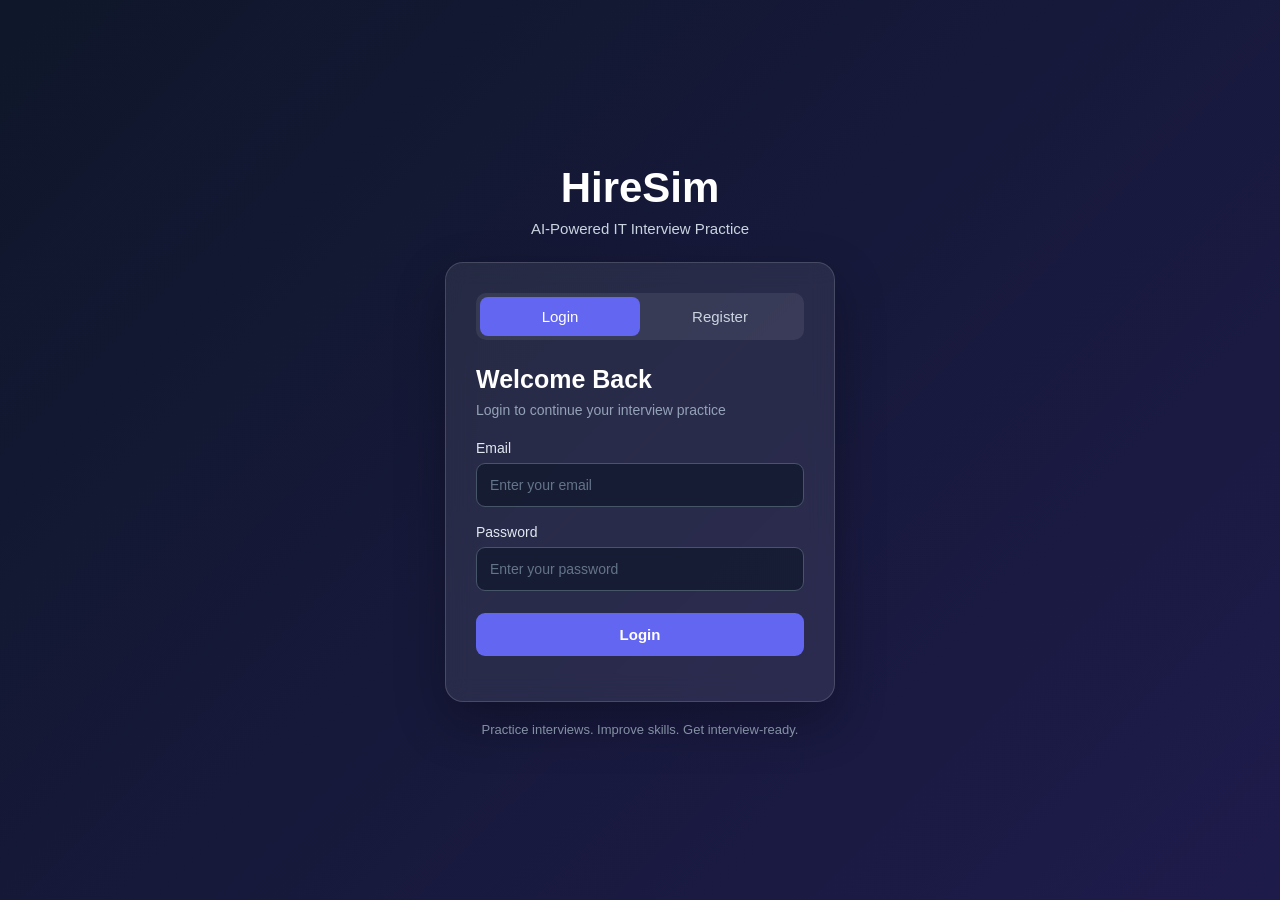
<file: src/main/java/com/hiresim/backend/entity/frontend/index.html>
<!DOCTYPE html>
<html lang="en">
<head>
    <meta charset="UTF-8">
    <meta name="viewport" content="width=device-width, initial-scale=1.0">
    <title>HireSim - AI Interview Simulator</title>
    <link rel="stylesheet" href="style.css">
</head>

<body>

    <div class="container">

        <div class="brand">
            <h1>HireSim</h1>
            <p>AI-Powered IT Interview Practice</p>
        </div>

        <div class="form-box">

            <div class="tabs">
                <button id="loginTab" class="active">Login</button>
                <button id="registerTab">Register</button>
            </div>

            <!-- Login Form -->
            <form id="loginForm">

                <h2>Welcome Back</h2>
                <p class="subtitle">Login to continue your interview practice</p>

                <label>Email</label>
                <input
                    type="email"
                    id="loginEmail"
                    placeholder="Enter your email"
                    required
                >

                <label>Password</label>
                <input
                    type="password"
                    id="loginPassword"
                    placeholder="Enter your password"
                    required
                >

                <button type="submit" class="submit-btn">
                    Login
                </button>

                <p id="loginMessage" class="message"></p>

            </form>

            <!-- Register Form -->
            <form id="registerForm" class="hidden">

                <h2>Create Account</h2>
                <p class="subtitle">Start your IT interview practice journey</p>

                <label>Name</label>
                <input
                    type="text"
                    id="registerName"
                    placeholder="Enter your name"
                    required
                >

                <label>Email</label>
                <input
                    type="email"
                    id="registerEmail"
                    placeholder="Enter your email"
                    required
                >

                <label>Password</label>
                <input
                    type="password"
                    id="registerPassword"
                    placeholder="Create a password"
                    required
                >

                <button type="submit" class="submit-btn">
                    Create Account
                </button>

                <p id="registerMessage" class="message"></p>

            </form>

        </div>

        <p class="footer">
            Practice interviews. Improve skills. Get interview-ready.
        </p>

    </div>

    <script src="script.js"></script>

</body>
</html>
</file>
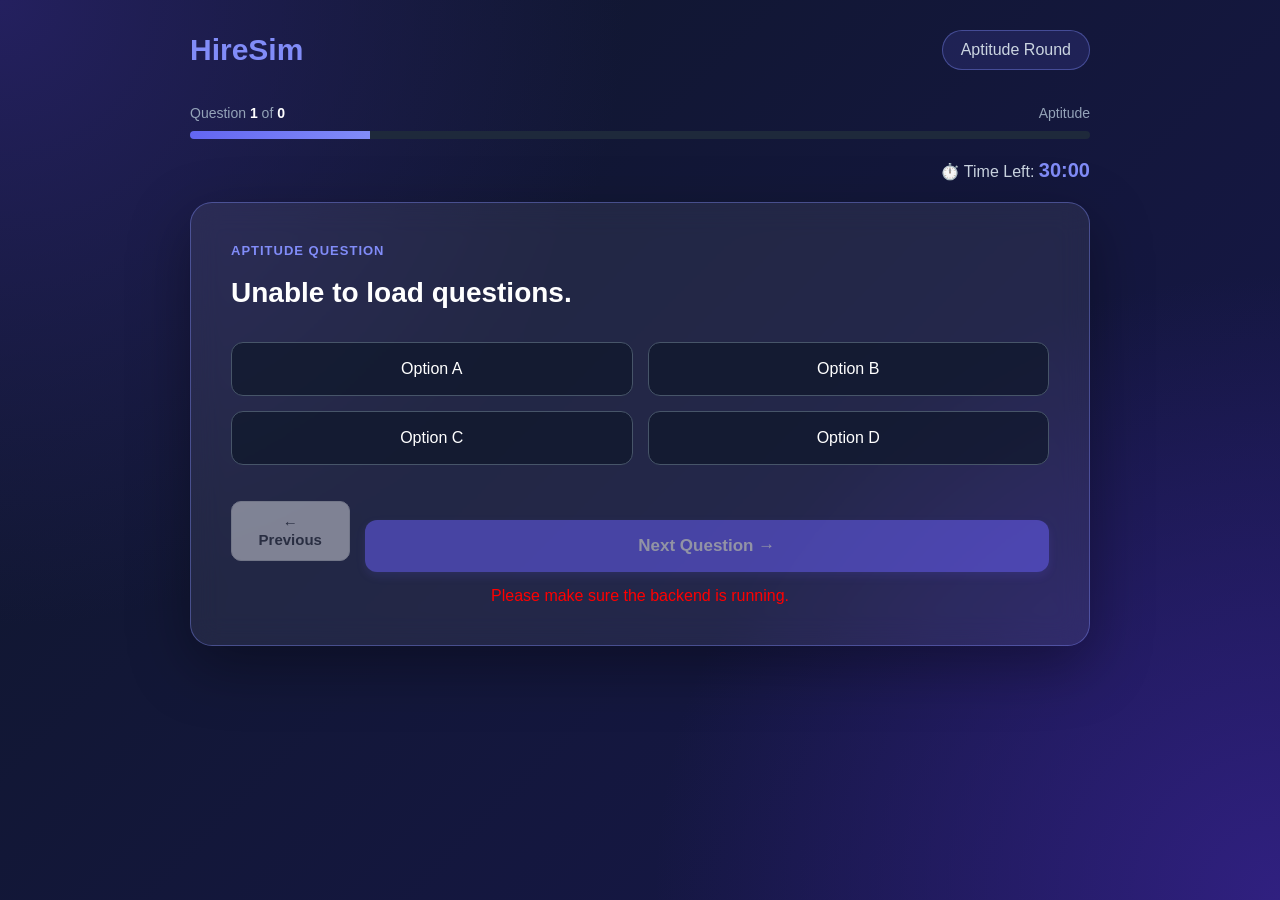
<file: src/main/java/com/hiresim/backend/entity/frontend/aptitude.html>
<!DOCTYPE html>
<html lang="en">

<head>

    <meta charset="UTF-8">

    <meta name="viewport"
        content="width=device-width, initial-scale=1.0">

    <title>HireSim - Aptitude Round</title>

    <link rel="stylesheet"
        href="aptitude.css">

</head>


<body>


    <div class="aptitude-page">


        <!-- Top Bar -->

        <div class="top-bar">

            <div class="logo">
                HireSim
            </div>

            <div class="round-info">
                Aptitude Round
            </div>

        </div>



        <!-- Progress -->

        <div class="progress-section">

            <div class="progress-text">

                <span>
                    Question
                    <strong id="questionNumber">1</strong>
                    of
                    <strong id="totalQuestions">0</strong>
                </span>

                <span>
                    Aptitude
                </span>

            </div>


            <div class="progress-bar">

                <div id="progress"></div>

            </div>

        </div>



        <!-- Timer -->

        <div class="timer-box">

            ⏱️ Time Left:
            <strong id="timer">
                30:00
            </strong>

        </div>



        <!-- Question Card -->

        <div class="question-card">


            <div class="question-label">
                Aptitude Question
            </div>


            <h1 id="question">
                Loading questions...
            </h1>



            <!-- Options -->

            <div class="options">


                <button
                    class="option"
                    onclick="selectOption(0)"
                >
                    Option A
                </button>


                <button
                    class="option"
                    onclick="selectOption(1)"
                >
                    Option B
                </button>


                <button
                    class="option"
                    onclick="selectOption(2)"
                >
                    Option C
                </button>


                <button
                    class="option"
                    onclick="selectOption(3)"
                >
                    Option D
                </button>


            </div>



            <!-- Navigation -->

            <div class="navigation-buttons">

                <button
                    id="previousButton"
                    onclick="previousQuestion()"
                    disabled
                >
                    ← Previous
                </button>


                <button
                    id="nextButton"
                    onclick="nextQuestion()"
                    disabled
                >
                    Next Question →
                </button>

            </div>


            <p id="message"></p>


        </div>


    </div>



    <script>


        /*
         * Backend API
         */

       const API_URL = "https://hiresim.onrender.com/questions/aptitude";


        /*
         * Questions loaded from database
         */

        let questions = [];


        /*
         * Variables
         */

        let currentQuestion = 0;

        let totalSeconds = 30 * 60;

        let timer = null;

        let answers = [];

        let submitted = false;



        /*
         * Elements
         */

        const question =
            document.getElementById("question");

        const questionNumber =
            document.getElementById("questionNumber");

        const totalQuestions =
            document.getElementById("totalQuestions");

        const progress =
            document.getElementById("progress");

        const nextButton =
            document.getElementById("nextButton");

        const previousButton =
            document.getElementById("previousButton");

        const timerElement =
            document.getElementById("timer");

        const message =
            document.getElementById("message");



        /*
         * Load Questions From Database
         */

        async function loadQuestions() {

            try {

                message.textContent =
                    "Loading questions...";


                const response =
                    await fetch(API_URL);


                if (!response.ok) {

                    throw new Error(
                        "Unable to fetch questions"
                    );

                }


                const data =
                    await response.json();


                /*
                 * Check database questions
                 */

                if (
                    !Array.isArray(data) ||
                    data.length === 0
                ) {

                    throw new Error(
                        "No questions available"
                    );

                }


                /*
                 * Convert API data into
                 * frontend question format
                 */

                questions = data.map(function(item) {

                    let correctIndex = -1;


                    if (
                        item.correctAnswer === "A"
                    ) {

                        correctIndex = 0;

                    } else if (
                        item.correctAnswer === "B"
                    ) {

                        correctIndex = 1;

                    } else if (
                        item.correctAnswer === "C"
                    ) {

                        correctIndex = 2;

                    } else if (
                        item.correctAnswer === "D"
                    ) {

                        correctIndex = 3;

                    }


                    return {

                        id: item.id,

                        question:
                            item.questionText,

                        options: [
                            item.optionA,
                            item.optionB,
                            item.optionC,
                            item.optionD
                        ],

                        answer:
                            correctIndex,

                        category:
                            item.category,

                        difficulty:
                            item.difficulty,

                        source:
                            item.source

                    };

                });


                /*
                 * Shuffle questions
                 */

                questions =
                    shuffleArray(questions);


                /*
                 * Currently database has 5.
                 *
                 * Later when we have 25+
                 * questions, take 25.
                 */

                if (questions.length > 25) {

                    questions =
                        questions.slice(0, 25);

                }


                /*
                 * Create answer storage
                 */

                answers =
                    new Array(
                        questions.length
                    ).fill(null);


                /*
                 * Update total questions
                 */

                totalQuestions.textContent =
                    questions.length;


                message.textContent = "";


                /*
                 * Load first question
                 */

                loadQuestion();


                /*
                 * Start timer
                 */

                startTimer();


            } catch (error) {

                console.error(error);


                question.textContent =
                    "Unable to load questions.";


                message.textContent =
                    "Please make sure the backend is running.";


                message.style.color =
                    "red";


            }

        }



        /*
         * Shuffle Array
         */

        function shuffleArray(array) {

            const shuffled =
                [...array];


            for (
                let i = shuffled.length - 1;
                i > 0;
                i--
            ) {

                const j =
                    Math.floor(
                        Math.random() * (i + 1)
                    );


                [
                    shuffled[i],
                    shuffled[j]
                ] =
                [
                    shuffled[j],
                    shuffled[i]
                ];

            }


            return shuffled;

        }



        /*
         * Load Current Question
         */

        function loadQuestion() {

            if (questions.length === 0) {

                return;

            }


            const current =
                questions[currentQuestion];


            /*
             * Question text
             */

            question.textContent =
                current.question;


            /*
             * Question number
             */

            questionNumber.textContent =
                currentQuestion + 1;


            /*
             * Progress bar
             */

            progress.style.width =
                (
                    (currentQuestion + 1) /
                    questions.length *
                    100
                ) + "%";


            /*
             * Options
             */

            const options =
                document.querySelectorAll(".option");


            options.forEach(
                function(option, index) {

                    option.textContent =
                        current.options[index];


                    option.classList.remove(
                        "selected"
                    );

                }
            );


            /*
             * Restore previous answer
             */

            if (
                answers[currentQuestion] !== null
            ) {

                options[
                    answers[currentQuestion]
                ].classList.add(
                    "selected"
                );

            }


            /*
             * Previous button
             */

            previousButton.disabled =
                currentQuestion === 0;


            /*
             * Next button
             */

            if (
                currentQuestion ===
                questions.length - 1
            ) {

                nextButton.textContent =
                    "Submit Test ✓";

            } else {

                nextButton.textContent =
                    "Next Question →";

            }


            /*
             * Enable button
             */

            nextButton.disabled = false;

        }



        /*
         * Select Answer
         */

        function selectOption(index) {

            if (submitted) {

                return;

            }


            answers[currentQuestion] =
                index;


            const options =
                document.querySelectorAll(".option");


            options.forEach(
                function(option) {

                    option.classList.remove(
                        "selected"
                    );

                }
            );


            options[index].classList.add(
                "selected"
            );

        }



        /*
         * Previous Question
         */

        function previousQuestion() {

            if (
                currentQuestion > 0 &&
                !submitted
            ) {

                currentQuestion--;

                loadQuestion();

            }

        }



        /*
         * Next Question
         */

        function nextQuestion() {

            if (submitted) {

                return;

            }


            /*
             * Last question
             */

            if (
                currentQuestion ===
                questions.length - 1
            ) {

                finishAptitude();

                return;

            }


            currentQuestion++;

            loadQuestion();

        }



        /*
         * Timer
         */

        function startTimer() {

            timer =
                setInterval(
                    function() {

                        totalSeconds--;


                        const minutes =
                            Math.floor(
                                totalSeconds / 60
                            );


                        const seconds =
                            totalSeconds % 60;


                        timerElement.textContent =
                            String(minutes)
                                .padStart(2, "0")
                            + ":"
                            + String(seconds)
                                .padStart(2, "0");


                        /*
                         * Time Over
                         */

                        if (
                            totalSeconds <= 0
                        ) {

                            clearInterval(timer);

                            finishAptitude();

                        }

                    },
                    1000
                );

        }



        /*
         * Finish Aptitude
         */

        function finishAptitude() {

            if (submitted) {

                return;

            }


            submitted = true;


            clearInterval(timer);


            /*
             * Calculate Result
             */

            let correct = 0;

            let wrong = 0;

            let notAttempted = 0;


            answers.forEach(
                function(answer, index) {

                    if (answer === null) {

                        notAttempted++;

                    } else if (
                        answer ===
                        questions[index].answer
                    ) {

                        correct++;

                    } else {

                        wrong++;

                    }

                }
            );


            /*
             * Save Result
             */

            localStorage.setItem(
                "aptitudeScore",
                correct
            );


            localStorage.setItem(
                "aptitudeTotal",
                questions.length
            );


            localStorage.setItem(
                "aptitudeCorrect",
                correct
            );


            localStorage.setItem(
                "aptitudeWrong",
                wrong
            );


            localStorage.setItem(
                "aptitudeNotAttempted",
                notAttempted
            );


            /*
             * Result Page
             */

            document.querySelector(
                ".question-card"
            ).innerHTML = `

                <div class="result-icon">
                    🎉
                </div>

                <h1>
                    Aptitude Round Completed!
                </h1>

                <p class="result-text">
                    Your Result
                </p>

                <div class="score">
                    ${correct} / ${questions.length}
                </div>

                <p>
                    Correct: ${correct}
                </p>

                <p>
                    Wrong: ${wrong}
                </p>

                <p>
                    Not Attempted: ${notAttempted}
                </p>

                <button
                    onclick="goToTechnical()"
                >
                    Continue to Technical Round →
                </button>

            `;

        }



        /*
         * Go To Technical Round
         */

        function goToTechnical() {

            window.location.href =
                "technical.html";

        }



        /*
         * Start Application
         */

        loadQuestions();


    </script>


</body>

</html>
</file>
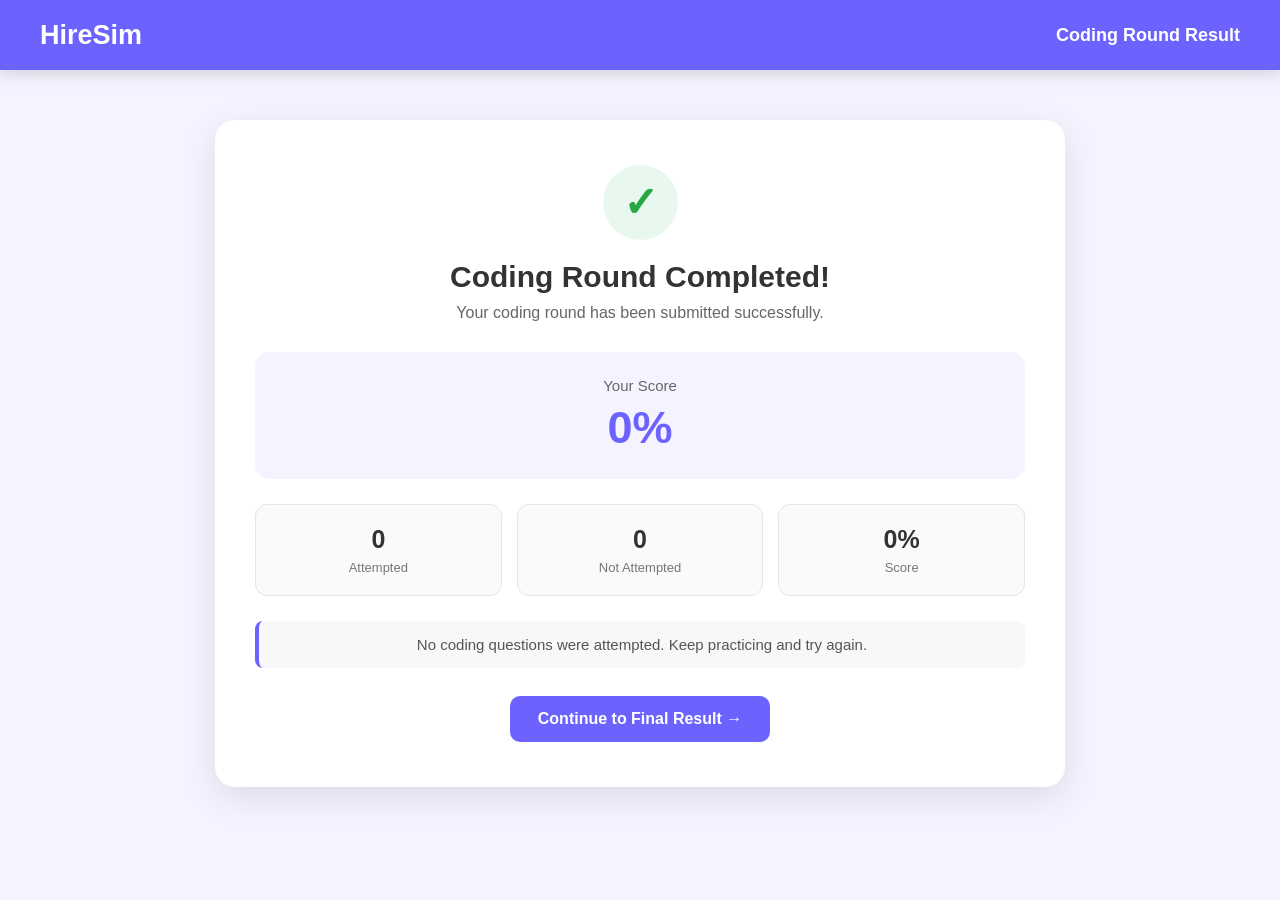
<file: src/main/java/com/hiresim/backend/entity/frontend/coding-result.html>
<!DOCTYPE html>
<html lang="en">

<head>

    <meta charset="UTF-8">

    <meta name="viewport"
          content="width=device-width, initial-scale=1.0">

    <title>HireSim - Coding Result</title>

    <link rel="stylesheet"
          href="coding-result.css">

</head>


<body>


<!-- =========================
     HEADER
========================= -->

<header class="top-bar">

    <div class="logo">
        HireSim
    </div>

    <div class="round-name">
        Coding Round Result
    </div>

</header>



<!-- =========================
     MAIN
========================= -->

<main class="container">


    <!-- RESULT CARD -->

    <section class="result-card">


        <div class="success-icon">
            ✓
        </div>


        <h1>
            Coding Round Completed!
        </h1>


        <p class="subtitle">
            Your coding round has been submitted successfully.
        </p>



        <!-- SCORE -->

        <div class="score-box">

            <div class="score-label">
                Your Score
            </div>

            <div class="score">
                <span id="score">0</span>%
            </div>

        </div>



        <!-- STATS -->

        <div class="stats">


            <div class="stat-card">

                <div class="stat-number"
                     id="attempted">
                    0
                </div>

                <div class="stat-label">
                    Attempted
                </div>

            </div>



            <div class="stat-card">

                <div class="stat-number"
                     id="notAttempted">
                    0
                </div>

                <div class="stat-label">
                    Not Attempted
                </div>

            </div>



            <div class="stat-card">

                <div class="stat-number"
                     id="percentage">
                    0%
                </div>

                <div class="stat-label">
                    Score
                </div>

            </div>


        </div>



        <!-- MESSAGE -->

        <div class="result-message"
             id="resultMessage">

            Keep practicing and improve your coding skills!

        </div>



        <!-- BUTTON -->

        <button
            class="continue-button"
            onclick="continueToFinalResult()">

            Continue to Final Result →

        </button>


    </section>


</main>



<script>


/* =========================
   GET RESULT
========================= */


const score =
    Number(
        localStorage.getItem("codingScore") || 0
    );


const total =
    Number(
        localStorage.getItem("codingTotal") || 0
    );


const attempted =
    Number(
        localStorage.getItem("codingAttempted") || 0
    );


const notAttempted =
    Number(
        localStorage.getItem("codingNotAttempted") || 0
    );



/* =========================
   SCORE IS ALREADY %
========================= */

const percentage = score;



/* =========================
   SHOW RESULT
========================= */


document.getElementById("score")
    .textContent = percentage;


document.getElementById("attempted")
    .textContent = attempted;


document.getElementById("notAttempted")
    .textContent = notAttempted;


document.getElementById("percentage")
    .textContent =
        percentage + "%";



/* =========================
   RESULT MESSAGE
========================= */


const message =
    document.getElementById("resultMessage");


if (attempted === 0) {

    message.textContent =
        "No coding questions were attempted. Keep practicing and try again.";

}
else if (percentage >= 80) {

    message.textContent =
        "Excellent work! Your coding performance was strong.";

}
else if (percentage >= 60) {

    message.textContent =
        "Good performance! Keep practicing to improve further.";

}
else if (percentage >= 40) {

    message.textContent =
        "You have a good starting point. Practice more coding problems.";

}
else {

    message.textContent =
        "Keep practicing. Regular coding practice will improve your skills.";

}



/* =========================
   FINAL RESULT
========================= */


function continueToFinalResult() {

    window.location.href =
        "final-result.html";

}


</script>


</body>

</html>
</file>
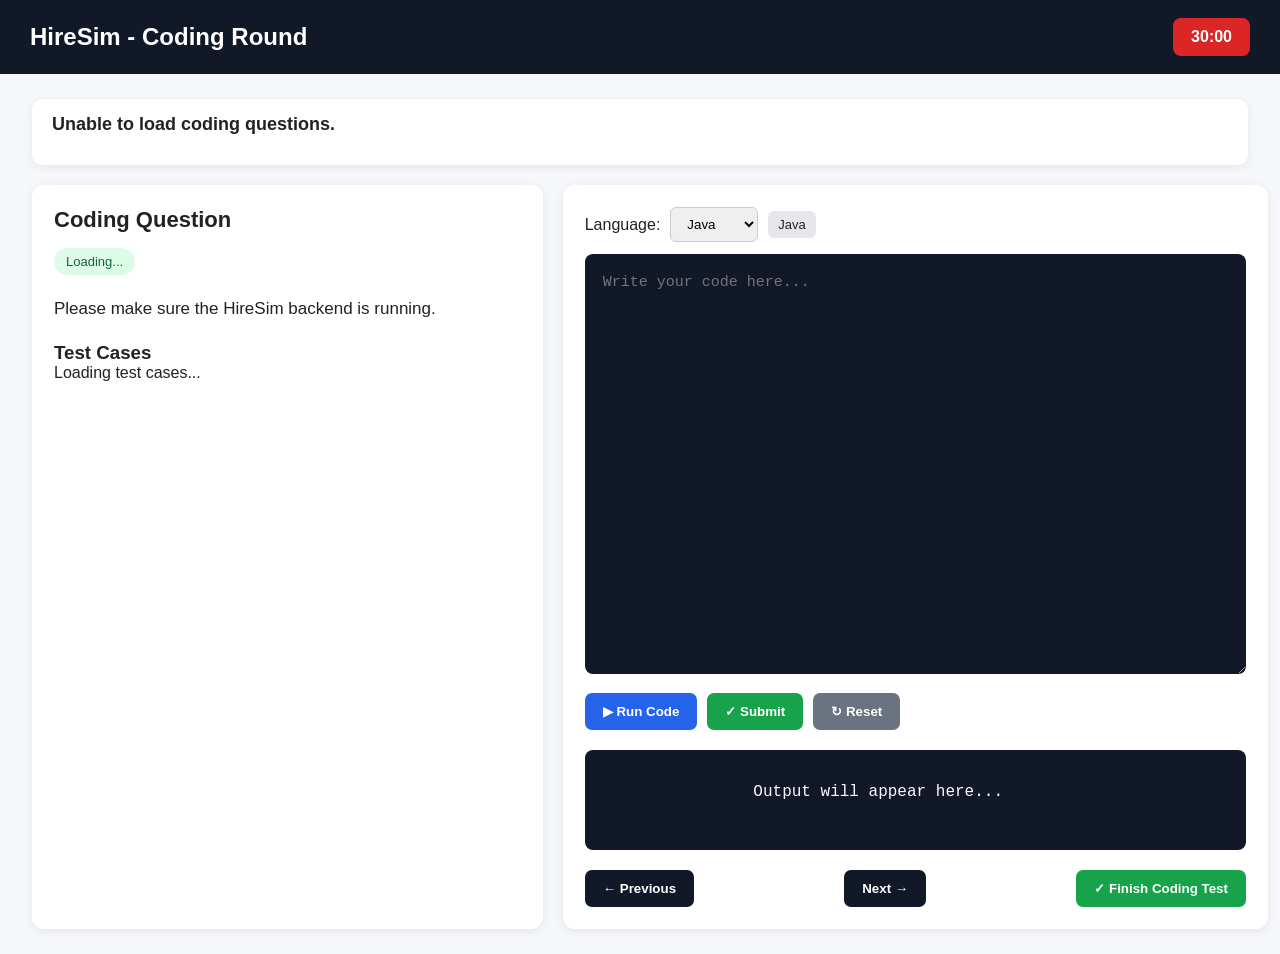
<file: src/main/java/com/hiresim/backend/entity/frontend/coding.html>
<!DOCTYPE html>
<html lang="en">
<head>
    <meta charset="UTF-8">
    <meta name="viewport" content="width=device-width, initial-scale=1.0">

    <title>HireSim - Coding Round</title>

    <style>
        * {
            box-sizing: border-box;
            margin: 0;
            padding: 0;
            font-family: Arial, sans-serif;
        }

        body {
            background: #f5f7fb;
            color: #222;
        }

        .header {
            background: #111827;
            color: white;
            padding: 18px 30px;
            display: flex;
            justify-content: space-between;
            align-items: center;
        }

        .header h1 {
            font-size: 24px;
        }

        .timer {
            background: #dc2626;
            padding: 10px 18px;
            border-radius: 8px;
            font-weight: bold;
        }

        .container {
            width: 95%;
            max-width: 1400px;
            margin: 25px auto;
        }

        .progress-box {
            background: white;
            padding: 15px 20px;
            border-radius: 10px;
            margin-bottom: 20px;
            box-shadow: 0 2px 8px rgba(0,0,0,0.08);
        }

        #progress {
            font-size: 18px;
            font-weight: bold;
        }

        .main {
            display: grid;
            grid-template-columns: 42% 58%;
            gap: 20px;
        }

        .card {
            background: white;
            border-radius: 12px;
            padding: 22px;
            box-shadow: 0 2px 10px rgba(0,0,0,0.08);
        }

        .question-title {
            font-size: 22px;
            font-weight: bold;
            margin-bottom: 15px;
        }

        .question-text {
            font-size: 17px;
            line-height: 1.6;
            margin-bottom: 20px;
        }

        .difficulty {
            display: inline-block;
            padding: 6px 12px;
            background: #dcfce7;
            color: #166534;
            border-radius: 20px;
            font-size: 13px;
            margin-bottom: 20px;
        }

        .test-case {
            border: 1px solid #ddd;
            padding: 12px;
            border-radius: 8px;
            margin-bottom: 10px;
            background: #fafafa;
        }

        .test-case strong {
            display: block;
            margin-bottom: 6px;
        }

        .editor-header {
            display: flex;
            justify-content: space-between;
            align-items: center;
            margin-bottom: 12px;
        }

        .language-box {
            display: flex;
            align-items: center;
            gap: 10px;
        }

        select {
            padding: 8px 12px;
            border-radius: 6px;
            border: 1px solid #ccc;
        }

        #languageBadge {
            background: #e5e7eb;
            padding: 6px 10px;
            border-radius: 6px;
            font-size: 13px;
        }

        textarea {
            width: 100%;
            height: 420px;
            resize: vertical;
            background: #111827;
            color: #f9fafb;
            border: none;
            border-radius: 8px;
            padding: 18px;
            font-family: Consolas, monospace;
            font-size: 15px;
            line-height: 1.5;
            outline: none;
        }

        .buttons {
            display: flex;
            gap: 10px;
            margin-top: 15px;
            flex-wrap: wrap;
        }

        button {
            border: none;
            padding: 11px 18px;
            border-radius: 7px;
            cursor: pointer;
            font-weight: bold;
        }

        .run-btn {
            background: #2563eb;
            color: white;
        }

        .submit-btn {
            background: #16a34a;
            color: white;
        }

        .reset-btn {
            background: #6b7280;
            color: white;
        }

        .nav-btn {
            background: #111827;
            color: white;
        }

        button:hover {
            opacity: 0.88;
        }

        .output {
            margin-top: 20px;
            background: #111827;
            color: #f9fafb;
            padding: 15px;
            border-radius: 8px;
            min-height: 100px;
            white-space: pre-wrap;
            font-family: Consolas, monospace;
        }

        .navigation {
            display: flex;
            justify-content: space-between;
            margin-top: 20px;
        }

        .question-buttons {
            display: flex;
            gap: 8px;
            flex-wrap: wrap;
            margin-top: 15px;
        }

        .question-number {
            width: 40px;
            height: 40px;
            padding: 0;
            border-radius: 50%;
            background: #e5e7eb;
            color: #111827;
        }

        .question-number.active {
            background: #2563eb;
            color: white;
        }

        .question-number.submitted {
            background: #16a34a;
            color: white;
        }

        .result-message {
            margin-top: 12px;
            font-weight: bold;
        }

        @media (max-width: 900px) {
            .main {
                grid-template-columns: 1fr;
            }

            textarea {
                height: 350px;
            }
        }
    </style>
</head>

<body>

<header class="header">
    <h1>HireSim - Coding Round</h1>
    <div class="timer" id="timer">30:00</div>
</header>

<div class="container">

    <div class="progress-box">
        <div id="progress">Loading coding questions...</div>

        <div class="question-buttons" id="questionButtons"></div>
    </div>

    <div class="main">

        <!-- LEFT SIDE -->
        <div class="card">

            <div class="question-title">
                Coding Question
            </div>

            <div class="difficulty" id="difficulty">
                Loading...
            </div>

            <div class="question-text" id="questionText">
                Loading question...
            </div>

            <h3>Test Cases</h3>

            <div id="testCases">
                Loading test cases...
            </div>

        </div>


        <!-- RIGHT SIDE -->
        <div class="card">

            <div class="editor-header">

                <div class="language-box">

                    <label for="language">
                        Language:
                    </label>

                    <select id="language" onchange="changeLanguage()">

                        <option value="java">
                            Java
                        </option>

                        <option value="python">
                            Python
                        </option>

                        <option value="cpp">
                            C++
                        </option>

                    </select>

                    <span id="languageBadge">
                        Java
                    </span>

                </div>

            </div>


            <textarea
                id="codeEditor"
                spellcheck="false"
                placeholder="Write your code here..."
            ></textarea>


            <div class="buttons">

                <button
                    class="run-btn"
                    onclick="runCode()"
                >
                    ▶ Run Code
                </button>

                <button
                    class="submit-btn"
                    onclick="submitCurrentCode()"
                >
                    ✓ Submit
                </button>

                <button
                    class="reset-btn"
                    onclick="resetCode()"
                >
                    ↻ Reset
                </button>

            </div>


            <div
                class="output"
                id="output"
            >
                Output will appear here...
            </div>


            <div class="result-message" id="resultMessage"></div>


           <div class="navigation">

    <button
        class="nav-btn"
        onclick="previousProblem()"
    >
        ← Previous
    </button>

    <button
        class="nav-btn"
        onclick="nextProblem()"
    >
        Next →
    </button>

    <button
        class="submit-btn"
        onclick="finishCoding()"
    >
        ✓ Finish Coding Test
    </button>

</div>

        </div>

    </div>

</div>


<script>

    // ==========================================
    // GLOBAL VARIABLES
    // ==========================================

    let codingQuestions = [];

    let currentProblem = 0;

    let totalSeconds = 30 * 60;

    let timer = null;

    let submittedProblems = [];

    let codeAnswers = {};

    let problemScores = [];


    // ==========================================
    // LOAD CODING QUESTIONS
    // ==========================================

   async function loadCodingQuestions() {

    try {

        const response =
            await fetch("https://hiresim.onrender.com/coding/questions");

        if (!response.ok) {
            throw new Error("Unable to load coding questions");
        }

        const questions =
            await response.json();

        // Shuffle questions randomly
        questions.sort(() => Math.random() - 0.5);

        // Select maximum 5 questions
        const selectedQuestions = questions.slice(0, 5);

        codingQuestions =
            selectedQuestions.map(question => {

                return {
                    id: question.id,
                    questionText: question.questionText,
                    difficulty: question.difficulty || "Easy",
                    category: question.category || "Coding"
                };

            });

        currentProblem = 0;

        submittedProblems =
            new Array(codingQuestions.length).fill(false);

        problemScores =
            new Array(codingQuestions.length).fill(0);

        updateNavigation();

        await loadProblem();

        startTimer();

    } catch (error) {

        console.error(error);

        document.getElementById("progress").innerText =
            "Unable to load coding questions.";

        document.getElementById("questionText").innerText =
            "Please make sure the HireSim backend is running.";

    }

}

    // ==========================================
    // LANGUAGE NAME
    // ==========================================

    function getLanguageName(language) {

        if (language === "java") {
            return "Java";
        }

        if (language === "python") {
            return "Python";
        }

        if (language === "cpp") {
            return "C++";
        }

        return language;

    }


    // ==========================================
    // STARTER CODE
    // ==========================================

  function getStarterCode(language, questionIndex) {

    const question = codingQuestions[questionIndex];

    if (!question) {
        return "";
    }

    const id = question.id;


    // =========================
    // JAVA
    // =========================

    if (language === "java") {

        switch (id) {

            case 91:
                return `import java.util.*;

public class Main {

    public static void main(String[] args) {

        Scanner sc = new Scanner(System.in);

        int n = sc.nextInt();
        int max = Integer.MIN_VALUE;

        for(int i = 0; i < n; i++) {
            int x = sc.nextInt();

            // Write your logic here
        }

        System.out.println(max);
    }
}`;

            case 92:
                return `import java.util.*;

public class Main {

    public static void main(String[] args) {

        Scanner sc = new Scanner(System.in);

        int n = sc.nextInt();

        int original = n;
        int reverse = 0;

        // Write your logic here

        System.out.println(original == reverse);
    }
}`;

            case 93:
                return `import java.util.*;

public class Main {

    public static void main(String[] args) {

        Scanner sc = new Scanner(System.in);

        int n = sc.nextInt();
        int sum = 0;

        for(int i = 0; i < n; i++) {
            int x = sc.nextInt();

            // Write your logic here
        }

        System.out.println(sum);
    }
}`;

            case 94:
                return `import java.util.*;

public class Main {

    public static void main(String[] args) {

        Scanner sc = new Scanner(System.in);

        String str = sc.nextLine();

        // Write your logic here

    }
}`;

            case 95:
                return `import java.util.*;

public class Main {

    public static void main(String[] args) {

        Scanner sc = new Scanner(System.in);

        int n = sc.nextInt();

        boolean prime = true;

        // Write your logic here

        System.out.println(prime);
    }
}`;

            case 96:
                return `import java.util.*;

public class Main {

    public static void main(String[] args) {

        Scanner sc = new Scanner(System.in);

        int n = sc.nextInt();

        int min = Integer.MAX_VALUE;

        for(int i = 0; i < n; i++) {

            int x = sc.nextInt();

            // Write your logic here
        }

        System.out.println(min);
    }
}`;

            case 97:
                return `import java.util.*;

public class Main {

    public static void main(String[] args) {

        Scanner sc = new Scanner(System.in);

        int n = sc.nextInt();

        int sum = 0;

        for(int i = 0; i < n; i++) {
            sum += sc.nextInt();
        }

        double average = 0;

        // Write your logic here

        System.out.println(average);
    }
}`;

            case 98:
                return `import java.util.*;

public class Main {

    public static void main(String[] args) {

        Scanner sc = new Scanner(System.in);

        int n = sc.nextInt();

        int count = 0;

        for(int i = 0; i < n; i++) {

            int x = sc.nextInt();

            // Write your logic here
        }

        System.out.println(count);
    }
}`;

            case 99:
                return `import java.util.*;

public class Main {

    public static void main(String[] args) {

        Scanner sc = new Scanner(System.in);

        int n = sc.nextInt();

        int count = 0;

        for(int i = 0; i < n; i++) {

            int x = sc.nextInt();

            // Write your logic here
        }

        System.out.println(count);
    }
}`;

            case 100:
                return `import java.util.*;

public class Main {

    public static void main(String[] args) {

        Scanner sc = new Scanner(System.in);

        int n = sc.nextInt();

        int positive = 0;
        int negative = 0;

        for(int i = 0; i < n; i++) {

            int x = sc.nextInt();

            // Write your logic here
        }

        System.out.println(positive + " " + negative);
    }
}`;

            case 101:
                return `import java.util.*;

public class Main {

    public static void main(String[] args) {

        Scanner sc = new Scanner(System.in);

        int a = sc.nextInt();
        int b = sc.nextInt();

        // Write your logic here

        System.out.println(a + " " + b);
    }
}`;

            case 102:
                return `import java.util.*;

public class Main {

    public static void main(String[] args) {

        Scanner sc = new Scanner(System.in);

        int n = sc.nextInt();

        long factorial = 1;

        // Write your logic here

        System.out.println(factorial);
    }
}`;

            case 103:
                return `import java.util.*;

public class Main {

    public static void main(String[] args) {

        Scanner sc = new Scanner(System.in);

        int n = sc.nextInt();

        int sum = 0;

        // Write your logic here

        System.out.println(sum);
    }
}`;

            case 104:
                return `import java.util.*;

public class Main {

    public static void main(String[] args) {

        Scanner sc = new Scanner(System.in);

        int n = sc.nextInt();

        int reverse = 0;

        // Write your logic here

        System.out.println(reverse);
    }
}`;

            case 105:
                return `import java.util.*;

public class Main {

    public static void main(String[] args) {

        Scanner sc = new Scanner(System.in);

        int n = sc.nextInt();

        // Write your logic here

        System.out.println("Even");
    }
}`;

            case 106:
                return `import java.util.*;

public class Main {

    public static void main(String[] args) {

        Scanner sc = new Scanner(System.in);

        int a = sc.nextInt();
        int b = sc.nextInt();
        int c = sc.nextInt();

        int largest = a;

        // Write your logic here

        System.out.println(largest);
    }
}`;

            case 107:
                return `import java.util.*;

public class Main {

    public static void main(String[] args) {

        Scanner sc = new Scanner(System.in);

        String str = sc.nextLine();

        int count = 0;

        // Write your logic here

        System.out.println(count);
    }
}`;

            case 108:
                return `import java.util.*;

public class Main {

    public static void main(String[] args) {

        Scanner sc = new Scanner(System.in);

        String str = sc.nextLine();

        int count = 0;

        // Write your logic here

        System.out.println(count);
    }
}`;

            case 109:
                return `import java.util.*;

public class Main {

    public static void main(String[] args) {

        Scanner sc = new Scanner(System.in);

        String str = sc.nextLine();

        // Write your logic here

        System.out.println(str);
    }
}`;

            case 110:
                return `import java.util.*;

public class Main {

    public static void main(String[] args) {

        Scanner sc = new Scanner(System.in);

        String str = sc.nextLine();

        int count = 0;

        // Write your logic here

        System.out.println(count);
    }
}`;

            case 111:
                return `import java.util.*;

public class Main {

    public static void main(String[] args) {

        Scanner sc = new Scanner(System.in);

        int n = sc.nextInt();

        int largest = Integer.MIN_VALUE;
        int secondLargest = Integer.MIN_VALUE;

        for(int i = 0; i < n; i++) {

            int x = sc.nextInt();

            // Write your logic here
        }

        System.out.println(secondLargest);
    }
}`;

            case 112:
                return `import java.util.*;

public class Main {

    public static void main(String[] args) {

        Scanner sc = new Scanner(System.in);

        int n = sc.nextInt();

        int[] arr = new int[n];

        for(int i = 0; i < n; i++) {
            arr[i] = sc.nextInt();
        }

        int target = sc.nextInt();

        int answer = -1;

        // Write your logic here

        System.out.println(answer);
    }
}`;

            case 113:
                return `import java.util.*;

public class Main {

    public static void main(String[] args) {

        Scanner sc = new Scanner(System.in);

        int n = sc.nextInt();

        int[] arr = new int[n];

        for(int i = 0; i < n; i++) {
            arr[i] = sc.nextInt();
        }

        int target = sc.nextInt();

        int answer = -1;

        // Write your logic here

        System.out.println(answer);
    }
}`;

            case 114:
                return `import java.util.*;

public class Main {

    public static void main(String[] args) {

        Scanner sc = new Scanner(System.in);

        int n = sc.nextInt();

        int[] arr = new int[n];

        for(int i = 0; i < n; i++) {
            arr[i] = sc.nextInt();
        }

        // Write your bubble sort logic here

        for(int i = 0; i < n; i++) {
            System.out.print(arr[i]);

            if(i < n - 1) {
                System.out.print(" ");
            }
        }
    }
}`;

            case 115:
                return `import java.util.*;

public class Main {

    public static void main(String[] args) {

        Scanner sc = new Scanner(System.in);

        int n = sc.nextInt();

        int[] arr = new int[n];

        for(int i = 0; i < n; i++) {
            arr[i] = sc.nextInt();
        }

        // Write your logic here

    }
}`;

            case 116:
                return `import java.util.*;

public class Main {

    public static void main(String[] args) {

        Scanner sc = new Scanner(System.in);

        int n = sc.nextInt();

        int[] arr = new int[n];

        for(int i = 0; i < n; i++) {
            arr[i] = sc.nextInt();
        }

        // Write your frequency logic here

    }
}`;

            case 117:
                return `import java.util.*;

public class Main {

    public static void main(String[] args) {

        Scanner sc = new Scanner(System.in);

        String str1 = sc.next();
        String str2 = sc.next();

        boolean result = false;

        // Write your logic here

        System.out.println(result);
    }
}`;

            case 118:
                return `import java.util.*;

public class Main {

    public static void main(String[] args) {

        Scanner sc = new Scanner(System.in);

        String str = sc.nextLine();

        // Write your logic here

    }
}`;

            case 119:
                return `import java.util.*;

public class Main {

    public static void main(String[] args) {

        Scanner sc = new Scanner(System.in);

        int n = sc.nextInt();

        // Write your Fibonacci logic here

    }
}`;

            case 120:
                return `import java.util.*;

public class Main {

    public static void main(String[] args) {

        Scanner sc = new Scanner(System.in);

        String str = sc.nextLine();

        boolean palindrome = false;

        // Write your logic here

        System.out.println(palindrome);
    }`;

            default:
                return `import java.util.*;

public class Main {

    public static void main(String[] args) {

        Scanner sc = new Scanner(System.in);

        // Write your solution here

    }
}`;
        }
    }


    // =========================
    // PYTHON
    // =========================

    if (language === "python") {

        switch (id) {

            case 91:
            case 96:
                return `data = list(map(int, input().split()))

n = data[0]
arr = data[1:]

# Write your logic here

`;

            case 92:
                return `n = int(input())

# Write your logic here

print(False)`;

            case 93:
                return `data = list(map(int, input().split()))

n = data[0]
arr = data[1:]

# Write your logic here

print(0)`;

            case 94:
                return `text = input()

# Write your logic here

`;

            case 95:
                return `n = int(input())

prime = True

# Write your logic here

print(prime)`;

            case 97:
                return `data = list(map(int, input().split()))

n = data[0]
arr = data[1:]

total = 0

# Write your logic here

average = 0

print(average)`;

            case 98:
            case 99:
                return `data = list(map(int, input().split()))

n = data[0]
arr = data[1:]

count = 0

# Write your logic here

print(count)`;

            case 100:
                return `data = list(map(int, input().split()))

n = data[0]
arr = data[1:]

positive = 0
negative = 0

# Write your logic here

print(positive, negative)`;

            case 101:
                return `a, b = map(int, input().split())

# Write your logic here

print(a, b)`;

            case 102:
                return `n = int(input())

factorial = 1

# Write your logic here

print(factorial)`;

            case 103:
                return `n = int(input())

sum_digits = 0

# Write your logic here

print(sum_digits)`;

            case 104:
                return `n = int(input())

reverse = 0

# Write your logic here

print(reverse)`;

            case 105:
                return `n = int(input())

# Write your logic here

print("Even")`;

            case 106:
                return `a, b, c = map(int, input().split())

largest = a

# Write your logic here

print(largest)`;

            case 107:
            case 108:
                return `text = input()

count = 0

# Write your logic here

print(count)`;

            case 109:
                return `text = input()

# Write your logic here

print(text.upper())`;

            case 110:
                return `text = input()

count = 0

# Write your logic here

print(count)`;

            case 111:
                return `data = list(map(int, input().split()))

n = data[0]
arr = data[1:]

largest = float('-inf')
second_largest = float('-inf')

# Write your logic here

print(second_largest)`;

            case 112:
            case 113:
                return `data = list(map(int, input().split()))

n = data[0]
arr = data[1:n+1]
target = data[n+1]

answer = -1

# Write your logic here

print(answer)`;

            case 114:
                return `data = list(map(int, input().split()))

n = data[0]
arr = data[1:]

# Write your bubble sort logic here

print(*arr)`;

            case 115:
                return `data = list(map(int, input().split()))

n = data[0]
arr = data[1:]

# Write your logic here

`;

            case 116:
                return `data = list(map(int, input().split()))

n = data[0]
arr = data[1:]

# Write your frequency logic here

`;

            case 117:
                return `str1, str2 = input().split()

result = False

# Write your logic here

print(result)`;

            case 118:
                return `text = input()

# Write your logic here

`;

            case 119:
                return `n = int(input())

# Write your Fibonacci logic here

`;

            case 120:
                return `text = input()

palindrome = False

# Write your logic here

print(palindrome)`;

            default:
                return `# Write your solution here
`;
        }
    }


    // =========================
    // C++
    // =========================

    if (language === "cpp") {

        switch (id) {

            case 91:
            case 96:
            case 98:
            case 99:
            case 100:
            case 111:
            case 112:
            case 113:
            case 114:
            case 115:
            case 116:
                return `#include <iostream>
#include <vector>
#include <algorithm>
using namespace std;

int main() {

    int n;
    cin >> n;

    vector<int> arr(n);

    for(int i = 0; i < n; i++) {
        cin >> arr[i];
    }

    // Write your logic here

    return 0;
}`;

            case 92:
                return `#include <iostream>
using namespace std;

int main() {

    int n;
    cin >> n;

    int original = n;
    int reverse = 0;

    // Write your logic here

    cout << (original == reverse);

    return 0;
}`;

            case 93:
                return `#include <iostream>
using namespace std;

int main() {

    int n;
    cin >> n;

    int sum = 0;

    for(int i = 0; i < n; i++) {
        int x;
        cin >> x;

        // Write your logic here
    }

    cout << sum;

    return 0;
}`;

            case 94:
                return `#include <iostream>
#include <string>
using namespace std;

int main() {

    string str;
    getline(cin, str);

    // Write your logic here

    return 0;
}`;

            case 95:
                return `#include <iostream>
using namespace std;

int main() {

    int n;
    cin >> n;

    bool prime = true;

    // Write your logic here

    cout << prime;

    return 0;
}`;

            case 97:
                return `#include <iostream>
using namespace std;

int main() {

    int n;
    cin >> n;

    int sum = 0;

    for(int i = 0; i < n; i++) {
        int x;
        cin >> x;
        sum += x;
    }

    double average = 0;

    // Write your logic here

    cout << average;

    return 0;
}`;

            case 101:
                return `#include <iostream>
using namespace std;

int main() {

    int a, b;
    cin >> a >> b;

    // Write your logic here

    cout << a << " " << b;

    return 0;
}`;

            case 102:
                return `#include <iostream>
using namespace std;

int main() {

    int n;
    cin >> n;

    long long factorial = 1;

    // Write your logic here

    cout << factorial;

    return 0;
}`;

            case 103:
                return `#include <iostream>
using namespace std;

int main() {

    int n;
    cin >> n;

    int sum = 0;

    // Write your logic here

    cout << sum;

    return 0;
}`;

            case 104:
                return `#include <iostream>
using namespace std;

int main() {

    int n;
    cin >> n;

    int reverse = 0;

    // Write your logic here

    cout << reverse;

    return 0;
}`;

            case 105:
                return `#include <iostream>
using namespace std;

int main() {

    int n;
    cin >> n;

    // Write your logic here

    cout << "Even";

    return 0;
}`;

            case 106:
                return `#include <iostream>
using namespace std;

int main() {

    int a, b, c;
    cin >> a >> b >> c;

    int largest = a;

    // Write your logic here

    cout << largest;

    return 0;
}`;

            case 107:
            case 108:
                return `#include <iostream>
#include <string>
using namespace std;

int main() {

    string str;
    getline(cin, str);

    int count = 0;

    // Write your logic here

    cout << count;

    return 0;
}`;

            case 109:
                return `#include <iostream>
#include <string>
using namespace std;

int main() {

    string str;
    getline(cin, str);

    // Write your logic here

    cout << str;

    return 0;
}`;

            case 110:
                return `#include <iostream>
#include <string>
using namespace std;

int main() {

    string str;
    getline(cin, str);

    int count = 0;

    // Write your logic here

    cout << count;

    return 0;
}`;

            case 117:
                return `#include <iostream>
#include <string>
using namespace std;

int main() {

    string str1, str2;

    cin >> str1 >> str2;

    bool result = false;

    // Write your logic here

    cout << result;

    return 0;
}`;

            case 118:
                return `#include <iostream>
#include <string>
using namespace std;

int main() {

    string str;
    getline(cin, str);

    // Write your logic here

    return 0;
}`;

            case 119:
                return `#include <iostream>
using namespace std;

int main() {

    int n;
    cin >> n;

    // Write your Fibonacci logic here

    return 0;
}`;

            case 120:
                return `#include <iostream>
#include <string>
using namespace std;

int main() {

    string str;
    getline(cin, str);

    bool palindrome = false;

    // Write your logic here

    cout << palindrome;

    return 0;
}`;

            default:
                return `#include <iostream>
using namespace std;

int main() {

    // Write your solution here

    return 0;
}`;
        }
    }


    return "// Unsupported language.";
}

    // ==========================================
    // LOAD CURRENT QUESTION
    // ==========================================

    async function loadProblem() {

        if (codingQuestions.length === 0) {
            return;
        }


        const question =
            codingQuestions[currentProblem];


        document.getElementById("progress").innerText =
            `Question ${currentProblem + 1} of ${codingQuestions.length}`;


        document.getElementById("questionText").innerText =
            question.questionText;


        document.getElementById("difficulty").innerText =
            question.difficulty;


        document.getElementById("resultMessage").innerText =
            "";


        const testCasesContainer =
            document.getElementById("testCases");

        testCasesContainer.innerHTML =
            "Loading test cases...";


        try {

            const response =
                await fetch(
                    `https://hiresim.onrender.com/coding/testcases/${question.id}`
                );


            if (!response.ok) {

                throw new Error(
                    "Unable to load test cases"
                );

            }


            const testCases =
                await response.json();


            if (testCases.length === 0) {

                testCasesContainer.innerHTML =
                    "No test cases available.";

            } else {

                testCasesContainer.innerHTML = "";


                testCases.forEach(testCase => {

                    const div =
                        document.createElement("div");

                    div.className =
                        "test-case";


                    div.innerHTML = `
                        <strong>
                            Test Case ${testCase.testCaseNumber}
                        </strong>

                        Input:
                        ${escapeHtml(testCase.input)}

                        <br><br>

                        Expected Output:
                        ${escapeHtml(testCase.expectedOutput)}
                    `;


                    testCasesContainer.appendChild(div);

                });

            }

        } catch (error) {

            console.error(error);

            testCasesContainer.innerHTML =
                "Unable to load test cases.";

        }


       const language =
    document.getElementById("language").value;

const key =
    question.id + "_" + language;

const savedCode =
    codeAnswers[key];

if (savedCode) {

    document.getElementById("codeEditor").value =
        savedCode;

} else {

    document.getElementById("codeEditor").value =
        getStarterCode(
            language,
            currentProblem
        );

}


        updateLanguageBadge();

        updateNavigation();

    }


    // ==========================================
    // LANGUAGE CHANGE
    // ==========================================

function changeLanguage() {

    const language =
        document.getElementById("language").value;

    const question =
        codingQuestions[currentProblem];

    if (!question) {
        return;
    }

    const key =
        question.id + "_" + language;

    const savedCode =
        codeAnswers[key];

    if (savedCode) {

        document.getElementById("codeEditor").value =
            savedCode;

    } else {

        document.getElementById("codeEditor").value =
            getStarterCode(
                language,
                currentProblem
            );

    }

    updateLanguageBadge();
}


    // ==========================================
    // LANGUAGE BADGE
    // ==========================================

    function updateLanguageBadge() {

        const language =
            document.getElementById("language").value;


        document.getElementById("languageBadge").innerText =
            getLanguageName(language);

    }


    // ==========================================
    // SAVE CODE
    // ==========================================

function saveCode() {

    if (codingQuestions.length === 0) {
        return;
    }

    const question =
        codingQuestions[currentProblem];

    const language =
        document.getElementById("language").value;

    const code =
        document.getElementById("codeEditor").value;

    const key =
        question.id + "_" + language;

    codeAnswers[key] = code;
}


    // ==========================================
    // NEXT QUESTION
    // ==========================================

    async function nextProblem() {

        saveCode();


        if (
            currentProblem <
            codingQuestions.length - 1
        ) {

            currentProblem++;

            await loadProblem();

        } else {

            alert(
                "This is the last coding question."
            );

        }

    }


    // ==========================================
    // PREVIOUS QUESTION
    // ==========================================

    async function previousProblem() {

        saveCode();


        if (currentProblem > 0) {

            currentProblem--;

            await loadProblem();

        } else {

            alert(
                "This is the first coding question."
            );

        }

    }


    // ==========================================
    // QUESTION NAVIGATION
    // ==========================================

    function updateNavigation() {

        const container =
            document.getElementById("questionButtons");


        container.innerHTML = "";


        codingQuestions.forEach(
            (question, index) => {

                const button =
                    document.createElement("button");


                button.className =
                    "question-number";


                button.innerText =
                    index + 1;


                if (index === currentProblem) {

                    button.classList.add("active");

                }


                if (submittedProblems[index]) {

                    button.classList.add("submitted");

                }


                button.onclick =
                    async function() {

                        saveCode();

                        currentProblem = index;

                        await loadProblem();

                    };


                container.appendChild(button);

            }
        );

    }


    // ==========================================
    // RESET CODE
    // ==========================================

    function resetCode() {

        if (codingQuestions.length === 0) {
            return;
        }


        const question =
            codingQuestions[currentProblem];


        delete codeAnswers[question.id];


        const language =
            document.getElementById("language").value;


        document.getElementById("codeEditor").value =
            getStarterCode(
                language,
                currentProblem
            );


        document.getElementById("output").innerText =
            "Code reset.";


        document.getElementById("resultMessage").innerText =
            "";

    }


    // ==========================================
    // RUN CODE
    // ==========================================

  async function runCode() {

    const question = codingQuestions[currentProblem];

    if (!question) {
        return;
    }

    const language = document.getElementById("language").value;
    const code = document.getElementById("codeEditor").value;

    const output = document.getElementById("output");
    const resultMessage = document.getElementById("resultMessage");

    if (!code.trim()) {
        output.innerText = "Please write some code first.";
        resultMessage.innerText = "";
        return;
    }

    output.innerText = "Running code...";
    resultMessage.innerText = "";

    try {

        const response = await fetch("https://hiresim.onrender.com/coding/run", {

            method: "POST",

            headers: {
                "Content-Type": "application/json"
            },

            body: JSON.stringify({
                questionId: question.id,
                language: language,
                code: code,
                input: ""
            })
        });

        const data = await response.json();

        if (data.success) {

            output.innerText =
                data.output || "Code executed successfully.";

            resultMessage.innerText =
                `Passed: ${data.passedTests}/${data.totalTests}`;

        } else {

            output.innerText =
                data.error || "Code execution failed.";

            resultMessage.innerText =
                `Passed: ${data.passedTests}/${data.totalTests}`;

        }

    } catch (error) {

        output.innerText =
            "Unable to connect to backend.";

        resultMessage.innerText =
            "Make sure Spring Boot backend is running.";

        console.error(error);
    }
}


    // ==========================================
    // SUBMIT CURRENT QUESTION
    // ==========================================

   async function submitCurrentCode() {

    saveCode();

    const question = codingQuestions[currentProblem];

    if (!question) {
        return;
    }

    const language =
        document.getElementById("language").value;

    const code =
        document.getElementById("codeEditor").value;

    if (!code.trim()) {

        alert(
            "Please write your code before submitting."
        );

        return;
    }

    document.getElementById("output").innerText =
        "Submitting code...";

    document.getElementById("resultMessage").innerText =
        "";

    try {

        const response =
            await fetch(
                "https://hiresim.onrender.com/coding/run",
                {
                    method: "POST",

                    headers: {
                        "Content-Type": "application/json"
                    },

                    body: JSON.stringify({

                        questionId:
                            question.id,

                        language:
                            language,

                        code:
                            code,

                        input:
                            ""

                    })
                }
            );

        if (!response.ok) {

            throw new Error(
                "Server error: " +
                response.status
            );

        }

        const result =
            await response.json();

        const passed =
            result.passedTests || 0;

        const total =
            result.totalTests || 0;

        let score = 0;

        if (total > 0) {

            score =
                Math.round(
                    (passed / total) * 100
                );

        }

        submittedProblems[currentProblem] =
            true;

        problemScores[currentProblem] =
            score;

        updateNavigation();

        if (result.success) {

            document.getElementById("output").innerText =
                "✓ All test cases passed!\n\n" +
                "Passed: " +
                passed +
                "/" +
                total;

            document.getElementById("resultMessage").innerText =
                "Score: " + score + "/100";

        } else {

            document.getElementById("output").innerText =
                "Some test cases failed.\n\n" +
                "Passed: " +
                passed +
                "/" +
                total +
                "\n\n" +
                (result.error || "");

            document.getElementById("resultMessage").innerText =
                "Score: " + score + "/100";
        }

    } catch (error) {

        console.error(error);

        document.getElementById("output").innerText =
            "Submission failed.\n\n" +
            error.message;

        document.getElementById("resultMessage").innerText =
            "";
    }
}

    // ==========================================
    // FINISH CODING TEST
    // ==========================================

    function submitCodingTest() {

        finishCoding();

    }


    function finishCoding() {

        saveCode();


        let attempted = 0;


        for (
            let i = 0;
            i < submittedProblems.length;
            i++
        ) {

            if (submittedProblems[i]) {

                attempted++;

            }

        }


        const total =
            codingQuestions.length;


        const notAttempted =
            total - attempted;


        let totalScore = 0;


        for (
            let i = 0;
            i < problemScores.length;
            i++
        ) {

            totalScore +=
                problemScores[i] || 0;

        }


        const score =
            total > 0
                ? Math.round(
                    totalScore / total
                )
                : 0;


        localStorage.setItem(
            "codingScore",
            score
        );


        localStorage.setItem(
            "codingTotal",
            total
        );


        localStorage.setItem(
            "codingAttempted",
            attempted
        );


        localStorage.setItem(
            "codingNotAttempted",
            notAttempted
        );


        localStorage.setItem(
            "codingCompleted",
            "true"
        );


        window.location.href =
            "coding-result.html";

    }


    // ==========================================
    // TIMER
    // ==========================================

    function startTimer() {

        if (timer !== null) {
            return;
        }


        timer =
            setInterval(
                function() {

                    totalSeconds--;


                    if (totalSeconds < 0) {

                        totalSeconds = 0;

                    }


                    const minutes =
                        Math.floor(
                            totalSeconds / 60
                        );


                    const seconds =
                        totalSeconds % 60;


                    document.getElementById(
                        "timer"
                    ).innerText =
                        String(minutes).padStart(2, "0") +
                        ":" +
                        String(seconds).padStart(2, "0");


                    if (totalSeconds <= 0) {

                        clearInterval(timer);

                        timer = null;


                        alert(
                            "⏰ Coding Round time is over!"
                        );


                        finishCoding();

                    }

                },
                1000
            );

    }


    // ==========================================
    // HTML ESCAPE
    // ==========================================

    function escapeHtml(value) {

        if (value === null ||
            value === undefined) {

            return "";

        }


        return String(value)
            .replace(/&/g, "&amp;")
            .replace(/</g, "&lt;")
            .replace(/>/g, "&gt;")
            .replace(/"/g, "&quot;")
            .replace(/'/g, "&#039;");

    }


    // ==========================================
    // START APPLICATION
    // ==========================================

    loadCodingQuestions();

</script>

</body>
</html>
</file>
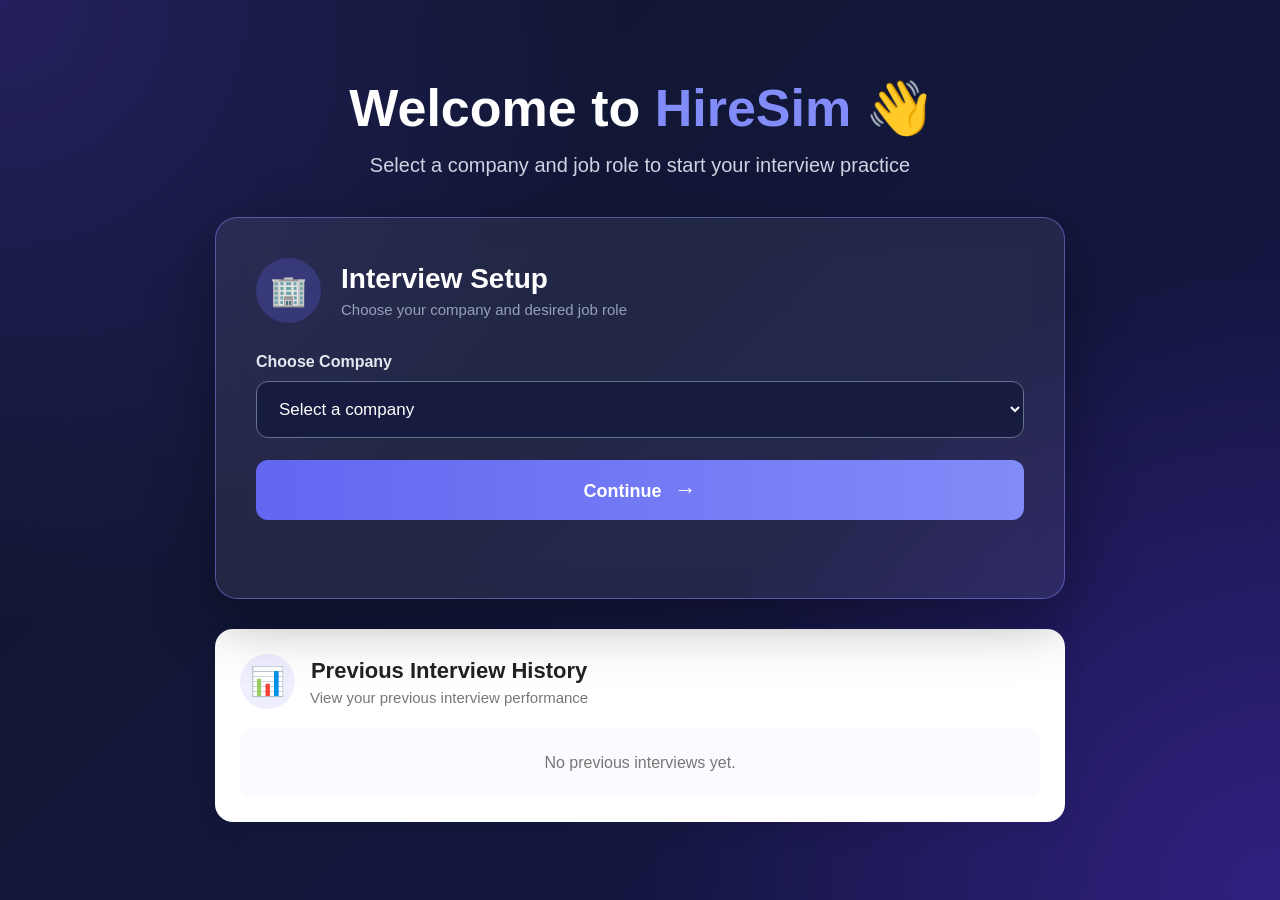
<file: src/main/java/com/hiresim/backend/entity/frontend/dashboard.html>
<!DOCTYPE html>
<html lang="en">

<head>

    <meta charset="UTF-8">

    <meta name="viewport" content="width=device-width, initial-scale=1.0">

    <title>HireSim Dashboard</title>

    <link rel="stylesheet" href="dashboard.css">

   <style>

    /* =========================
       INTERVIEW HISTORY
    ========================= */

    .history-card {
        margin-top: 30px;
        padding: 25px;
        background: #ffffff;
        border-radius: 18px;
        box-shadow: 0 8px 25px rgba(0, 0, 0, 0.08);
        width: 100%;
        box-sizing: border-box;
    }

    .history-card .card-title {
        display: flex;
        align-items: center;
        gap: 15px;
        margin-bottom: 20px;
    }

    .history-card .card-title .icon {
        width: 55px;
        height: 55px;
        display: flex;
        align-items: center;
        justify-content: center;
        border-radius: 50%;
        background: #eeeeff;
        font-size: 28px;
        flex-shrink: 0;
    }

    .history-card .card-title h2 {
        margin: 0;
        color: #222;
        font-size: 22px;
    }

    .history-card .card-title p {
        margin: 5px 0 0;
        color: #777;
        font-size: 15px;
    }

    #historyList {
        width: 100%;
    }

    .history-item {
        width: 100%;
        box-sizing: border-box;
        padding: 20px;
        margin-bottom: 15px;
        background: #fafaff;
        border: 1px solid #e4e4f0;
        border-radius: 14px;
        color: #222;
        text-align: left;
        min-height: auto;
    }

    .history-item h3 {
        margin: 0 0 12px;
        color: #222;
        font-size: 19px;
        text-align: left;
    }

    .history-item p {
        margin: 7px 0;
        color: #555;
        font-size: 15px;
        line-height: 1.5;
        text-align: left;
    }

    .history-item .score {
        margin-top: 12px;
        color: #635bff;
        font-size: 20px;
        font-weight: 700;
    }

    .no-history {
        margin: 0;
        padding: 25px;
        text-align: center;
        color: #777;
        background: #fafaff;
        border-radius: 12px;
    }

</style>

</head>


<body>


<div class="dashboard">


    <!-- =========================
         WELCOME
    ========================== -->

    <div class="welcome-section">

        <h1>
            Welcome to <span>HireSim</span> 👋
        </h1>

        <p>
            Select a company and job role to start your interview practice
        </p>

    </div>



    <!-- =========================
         INTERVIEW SETUP
    ========================== -->

    <div class="company-card">


        <div class="card-title">

            <div class="icon">
                🏢
            </div>

            <div>

                <h2>
                    Interview Setup
                </h2>

                <p>
                    Choose your company and desired job role
                </p>

            </div>

        </div>



        <!-- Company -->

        <label for="company">
            Choose Company
        </label>


        <select id="company" onchange="showRoles()">

            <option value="">
                Select a company
            </option>

            <option value="TCS">
                TCS
            </option>

            <option value="Infosys">
                Infosys
            </option>

            <option value="Wipro">
                Wipro
            </option>

            <option value="Accenture">
                Accenture
            </option>

            <option value="Cognizant">
                Cognizant
            </option>

            <option value="Capgemini">
                Capgemini
            </option>

            <option value="HCLTech">
                HCLTech
            </option>

            <option value="Tech Mahindra">
                Tech Mahindra
            </option>

            <option value="Amazon">
                Amazon
            </option>

            <option value="Microsoft">
                Microsoft
            </option>

        </select>



        <!-- Job Role -->

        <div id="roleSection" class="hidden">

            <label for="role">
                Choose Job Role
            </label>

            <select id="role">

                <option value="">
                    Select a job role
                </option>

            </select>

        </div>



        <!-- Continue -->

        <button onclick="continueToMode()">

            Continue <span>→</span>

        </button>


        <p id="companyMessage" class="message"></p>


    </div>



    <!-- =========================
         INTERVIEW HISTORY
    ========================== -->

    <div class="history-card">


        <div class="card-title">

            <div class="icon">
                📊
            </div>

            <div>

                <h2>
                    Previous Interview History
                </h2>

                <p>
                    View your previous interview performance
                </p>

            </div>

        </div>



        <div id="historyList">

            <p class="no-history">
                No previous interviews yet.
            </p>

        </div>


    </div>


</div>



<script>


// =====================================
// COMPANY AND ROLE
// =====================================

function showRoles() {


    const company =
        document.getElementById("company").value;


    const roleSection =
        document.getElementById("roleSection");


    const role =
        document.getElementById("role");



    role.innerHTML = `
        <option value="">
            Select a job role
        </option>
    `;



    if (company === "") {

        roleSection.classList.add("hidden");

        return;

    }



    roleSection.classList.remove("hidden");



    let roles = [];



    if (company === "TCS") {

        roles = [
            "Software Engineer",
            "Java Developer",
            "Full Stack Developer",
            "Data Analyst"
        ];

    }


    else if (company === "Infosys") {

        roles = [
            "Software Engineer",
            "Java Developer",
            "System Engineer",
            "Data Analyst"
        ];

    }


    else if (company === "Wipro") {

        roles = [
            "Software Engineer",
            "Java Developer",
            "Backend Developer",
            "Data Analyst"
        ];

    }


    else if (company === "Accenture") {

        roles = [
            "Software Engineer",
            "Java Developer",
            "Full Stack Developer",
            "Cloud Engineer"
        ];

    }


    else if (company === "Cognizant") {

        roles = [
            "Programmer Analyst",
            "Java Developer",
            "Software Engineer",
            "Data Analyst"
        ];

    }


    else if (company === "Capgemini") {

        roles = [
            "Software Engineer",
            "Java Developer",
            "Cloud Engineer",
            "Data Analyst"
        ];

    }


    else if (company === "HCLTech") {

        roles = [
            "Software Engineer",
            "Java Developer",
            "Backend Developer",
            "Cloud Engineer"
        ];

    }


    else if (company === "Tech Mahindra") {

        roles = [
            "Software Engineer",
            "Java Developer",
            "Backend Developer",
            "Network Engineer"
        ];

    }


    else if (company === "Amazon") {

        roles = [
            "Software Development Engineer",
            "Backend Developer",
            "Cloud Engineer",
            "Data Engineer"
        ];

    }


    else if (company === "Microsoft") {

        roles = [
            "Software Engineer",
            "Backend Developer",
            "Cloud Engineer",
            "Data Engineer"
        ];

    }



    roles.forEach(function(roleName) {


        const option =
            document.createElement("option");


        option.value =
            roleName;


        option.textContent =
            roleName;


        role.appendChild(option);

    });

}



// =====================================
// CONTINUE TO INTERVIEW MODE
// =====================================

function continueToMode() {


    const company =
        document.getElementById("company").value;


    const role =
        document.getElementById("role").value;


    const message =
        document.getElementById("companyMessage");



    if (company === "") {

        message.textContent =
            "Please select a company.";

        message.className =
            "message error";

        return;

    }



    if (role === "") {

        message.textContent =
            "Please select a job role.";

        message.className =
            "message error";

        return;

    }



    localStorage.setItem(
        "selectedCompany",
        company
    );


    localStorage.setItem(
        "selectedRole",
        role
    );



    window.location.href =
        "interview.html";

}



// =====================================
// LOAD INTERVIEW HISTORY
// =====================================

function loadInterviewHistory() {


    const historyList =
        document.getElementById("historyList");


    const history =
        JSON.parse(
            localStorage.getItem("interviewHistory")
        ) || [];



    if (history.length === 0) {

        historyList.innerHTML = `
            <p class="no-history">
                No previous interviews yet.
            </p>
        `;

        return;

    }



    historyList.innerHTML = "";



    history.forEach(function(interview) {


        const item =
            document.createElement("div");


        item.className =
            "history-item";



        item.innerHTML = `

            <h3>
                ${interview.company}
            </h3>

            <p>
                💼 ${interview.role}
            </p>

            <p>
                🎯 ${interview.mode}
            </p>

            <p class="score">
                Overall Score: ${interview.overallScore}%
            </p>

            <p>
                🧮 Aptitude:
                ${interview.aptitudeScore}/${interview.aptitudeTotal}
            </p>

            <p>
                💻 Technical:
                ${interview.technicalScore}/${interview.technicalTotal}
            </p>

            <p>
                👨‍💻 Coding:
                ${interview.codingScore}%
            </p>

            <p>
                📝 Attempted:
                ${interview.attempted}
            </p>

            <p>
                📅 ${interview.date}
            </p>

        `;



        historyList.appendChild(item);

    });

}



// =====================================
// LOAD HISTORY WHEN DASHBOARD OPENS
// =====================================

loadInterviewHistory();


</script>


</body>

</html>
</file>
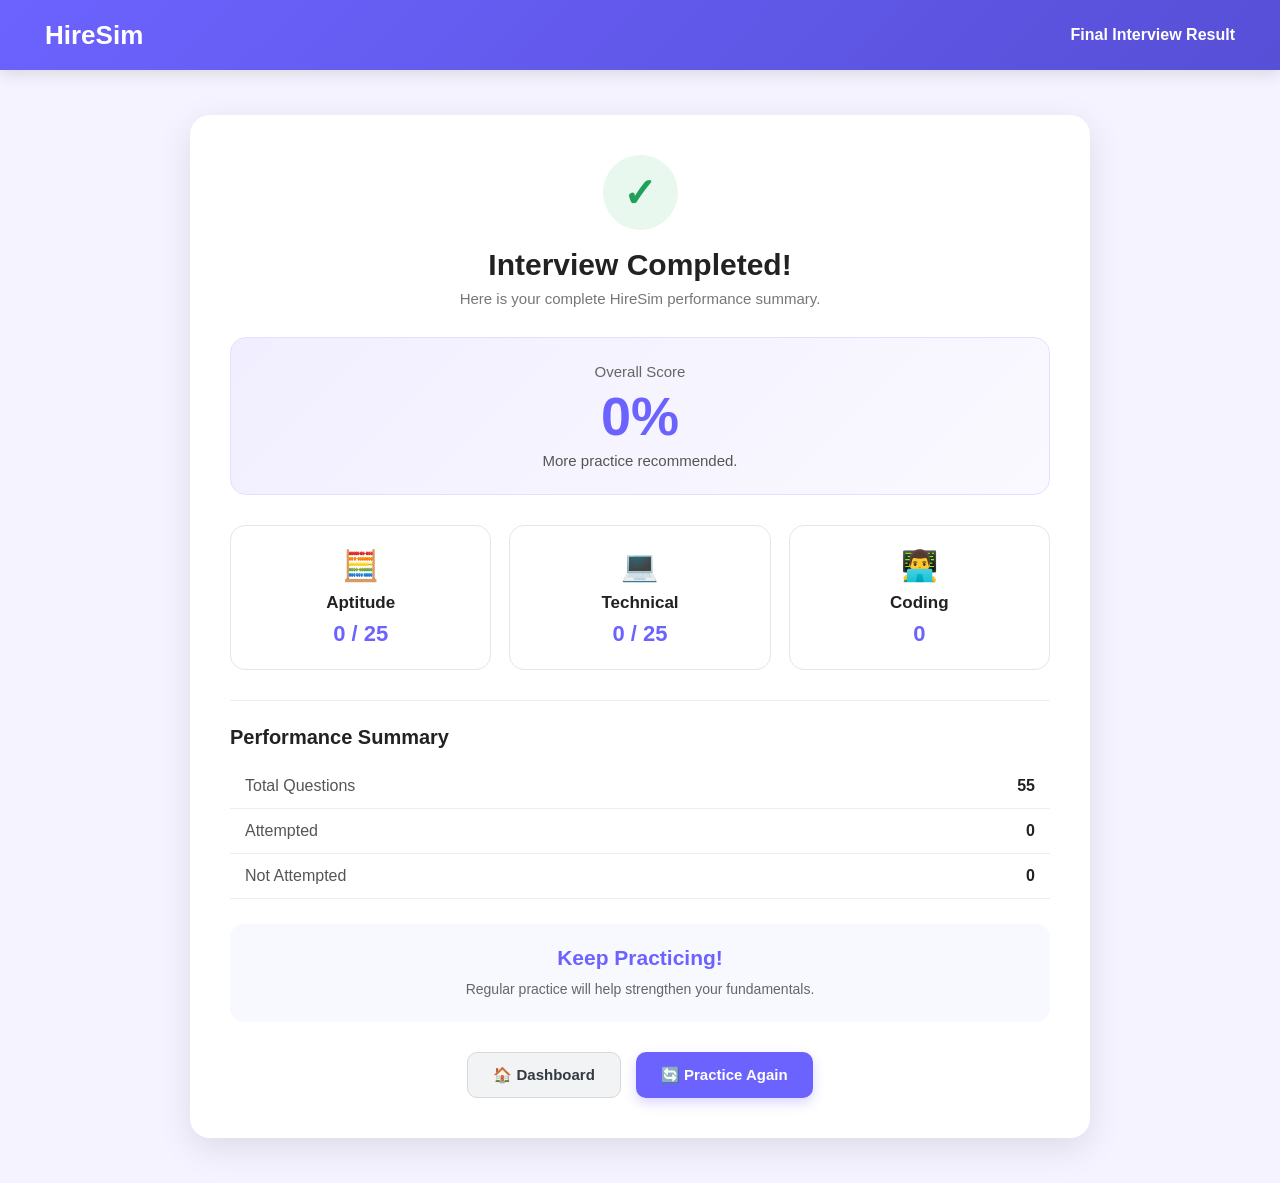
<file: src/main/java/com/hiresim/backend/entity/frontend/final-result.html>
<!DOCTYPE html>
<html lang="en">

<head>

    <meta charset="UTF-8">

    <meta name="viewport"
          content="width=device-width, initial-scale=1.0">

    <title>HireSim - Final Result</title>

    <link rel="stylesheet"
          href="final-result.css">

</head>

<body>


<header class="top-bar">

    <div class="logo">
        HireSim
    </div>

    <div class="round-name">
        Final Interview Result
    </div>

</header>



<main class="result-container">

    <div class="result-card">


        <div class="success-icon">
            ✓
        </div>


        <h1>
            Interview Completed!
        </h1>


        <p class="subtitle">
            Here is your complete HireSim performance summary.
        </p>



        <!-- =========================
             OVERALL SCORE
        ========================= -->

        <div class="overall-score">

            <span class="score-label">
                Overall Score
            </span>

            <span id="overallScore">
                0%
            </span>

            <span id="performanceText">
                Keep practicing and improving!
            </span>

        </div>



        <!-- =========================
             ROUND RESULTS
        ========================= -->

        <div class="round-results">


            <!-- APTITUDE -->

            <div class="round-card">

                <div class="round-icon">
                    🧮
                </div>

                <h3>
                    Aptitude
                </h3>

                <p>

                    <span id="aptitudeScore">
                        0
                    </span>

                    /

                    <span id="aptitudeTotal">
                        25
                    </span>

                </p>

            </div>



            <!-- TECHNICAL -->

            <div class="round-card">

                <div class="round-icon">
                    💻
                </div>

                <h3>
                    Technical
                </h3>

                <p>

                    <span id="technicalScore">
                        0
                    </span>

                    /

                    <span id="technicalTotal">
                        25
                    </span>

                </p>

            </div>



            <!-- CODING -->

            <div class="round-card">

                <div class="round-icon">
                    👨‍💻
                </div>

                <h3>
                    Coding
                </h3>

               <p>

    <span id="codingScore">
        0
    </span>

</p>

            </div>


        </div>



        <!-- =========================
             PERFORMANCE SUMMARY
        ========================= -->

        <div class="performance-section">

            <h2>
                Performance Summary
            </h2>


            <div class="performance-row">

                <span>
                    Total Questions
                </span>

                <strong id="totalQuestions">
                    55
                </strong>

            </div>


            <div class="performance-row">

                <span>
                    Attempted
                </span>

                <strong id="attemptedQuestions">
                    0
                </strong>

            </div>


            <div class="performance-row">

                <span>
                    Not Attempted
                </span>

                <strong id="notAttemptedQuestions">
                    55
                </strong>

            </div>

        </div>



        <!-- =========================
             MESSAGE
        ========================= -->

        <div class="result-message">

            <h2 id="resultTitle">
                Keep Practicing!
            </h2>

            <p id="resultDescription">
                Regular practice will help you improve your
                technical and coding skills.
            </p>

        </div>



        <!-- =========================
             BUTTONS
        ========================= -->

        <div class="action-buttons">


            <button
                class="dashboard-button"
                onclick="goToDashboard()">

                🏠 Dashboard

            </button>


            <button
                class="practice-button"
                onclick="practiceAgain()">

                🔄 Practice Again

            </button>


        </div>


    </div>

</main>



<script>


// =====================================
// GET APTITUDE SCORE
// =====================================

const aptitudeScore =
    Number(
        localStorage.getItem("aptitudeScore")
    ) || 0;


const aptitudeTotal =
    Number(
        localStorage.getItem("aptitudeTotal")
    ) || 25;



// =====================================
// GET TECHNICAL SCORE
// =====================================

const technicalScore =
    Number(
        localStorage.getItem("technicalScore")
    ) || 0;


const technicalTotal =
    Number(
        localStorage.getItem("technicalTotal")
    ) || 25;



// =====================================
// GET CODING SCORE
// =====================================

// codingScore is a PERCENTAGE.
// Example: 100 means 100%.

const codingPercentage =
    Number(
        localStorage.getItem("codingScore")
    ) || 0;


const codingTotal =
    Number(
        localStorage.getItem("codingTotal")
    ) || 5;



// =====================================
// CALCULATE CODING CORRECT ANSWERS
// =====================================

// Convert coding percentage back into
// actual number of correct questions.

const codingCorrect =
    Math.round(
        (codingPercentage / 100) * codingTotal
    );



// =====================================
// TOTAL QUESTIONS
// =====================================

const totalQuestions =
    aptitudeTotal +
    technicalTotal +
    codingTotal;



// =====================================
// TOTAL CORRECT ANSWERS
// =====================================

const totalCorrect =
    aptitudeScore +
    technicalScore +
    codingCorrect;



// =====================================
// OVERALL PERCENTAGE
// =====================================

const percentage =
    totalQuestions > 0
        ? Math.round(
            (totalCorrect / totalQuestions) * 100
        )
        : 0;



// =====================================
// ATTEMPTED QUESTIONS
// =====================================

const aptitudeCorrect =
    Number(
        localStorage.getItem("aptitudeCorrect")
    ) || aptitudeScore;


const aptitudeWrong =
    Number(
        localStorage.getItem("aptitudeWrong")
    ) || 0;


const aptitudeNotAttempted =
    Number(
        localStorage.getItem("aptitudeNotAttempted")
    ) || 0;



const technicalCorrect =
    Number(
        localStorage.getItem("technicalCorrect")
    ) || technicalScore;


const technicalWrong =
    Number(
        localStorage.getItem("technicalWrong")
    ) || 0;


const technicalNotAttempted =
    Number(
        localStorage.getItem("technicalNotAttempted")
    ) || 0;



const codingAttempted =
    Number(
        localStorage.getItem("codingAttempted")
    ) || 0;


const codingNotAttempted =
    Number(
        localStorage.getItem("codingNotAttempted")
    ) || 0;



// =====================================
// TOTAL ATTEMPTED
// =====================================

const attemptedQuestions =
    (aptitudeCorrect + aptitudeWrong) +
    (technicalCorrect + technicalWrong) +
    codingAttempted;



// =====================================
// TOTAL NOT ATTEMPTED
// =====================================

const notAttemptedQuestions =
    aptitudeNotAttempted +
    technicalNotAttempted +
    codingNotAttempted;



// =====================================
// DISPLAY OVERALL SCORE
// =====================================

document.getElementById(
    "overallScore"
).textContent =
    percentage + "%";



// =====================================
// DISPLAY ROUND SCORES
// =====================================

document.getElementById(
    "aptitudeScore"
).textContent =
    aptitudeScore;


document.getElementById(
    "aptitudeTotal"
).textContent =
    aptitudeTotal;



document.getElementById(
    "technicalScore"
).textContent =
    technicalScore;


document.getElementById(
    "technicalTotal"
).textContent =
    technicalTotal;



document.getElementById(
    "codingScore"
).textContent =
    codingPercentage;



// =====================================
// DISPLAY SUMMARY
// =====================================

document.getElementById(
    "totalQuestions"
).textContent =
    totalQuestions;


document.getElementById(
    "attemptedQuestions"
).textContent =
    attemptedQuestions;


document.getElementById(
    "notAttemptedQuestions"
).textContent =
    notAttemptedQuestions;



// =====================================
// PERFORMANCE MESSAGE
// =====================================

const performanceText =
    document.getElementById(
        "performanceText"
    );


const resultTitle =
    document.getElementById(
        "resultTitle"
    );


const resultDescription =
    document.getElementById(
        "resultDescription"
    );



if (percentage >= 80) {

    performanceText.textContent =
        "Excellent performance!";

    resultTitle.textContent =
        "Excellent Performance!";

    resultDescription.textContent =
        "You demonstrated strong aptitude, technical and coding skills.";

}


else if (percentage >= 60) {

    performanceText.textContent =
        "Good performance!";

    resultTitle.textContent =
        "Good Job!";

    resultDescription.textContent =
        "You have a good foundation. Keep practicing to improve further.";

}


else if (percentage >= 40) {

    performanceText.textContent =
        "Good starting point!";

    resultTitle.textContent =
        "Keep Improving!";

    resultDescription.textContent =
        "Focus on your weaker areas and practice regularly.";

}


else {

    performanceText.textContent =
        "More practice recommended.";

    resultTitle.textContent =
        "Keep Practicing!";

    resultDescription.textContent =
        "Regular practice will help strengthen your fundamentals.";

}
// =====================================
// SAVE INTERVIEW HISTORY
// =====================================

function saveInterviewHistory() {

    const history =
        JSON.parse(
            localStorage.getItem("interviewHistory")
        ) || [];

    const interview = {

        company:
            localStorage.getItem("selectedCompany")
            || "Not selected",

        role:
            localStorage.getItem("selectedRole")
            || "Not selected",

        mode:
            localStorage.getItem("selectedMode")
            || "Not selected",

        overallScore:
            percentage,

        aptitudeScore:
            aptitudeScore,

        aptitudeTotal:
            aptitudeTotal,

        technicalScore:
            technicalScore,

        technicalTotal:
            technicalTotal,

        codingScore:
            codingPercentage,

        totalQuestions:
            totalQuestions,

        attempted:
            attemptedQuestions,

        notAttempted:
            notAttemptedQuestions,

        date:
            new Date().toLocaleString()

    };


    history.unshift(interview);


    /*
     * Keep only the latest 10 interviews.
     */

    if (history.length > 10) {

        history.splice(10);

    }


    localStorage.setItem(
        "interviewHistory",
        JSON.stringify(history)
    );

}


// Save current interview result

saveInterviewHistory();


// =====================================
// DASHBOARD
// =====================================

function goToDashboard() {

    window.location.href =
        "dashboard.html";

}



// =====================================
// PRACTICE AGAIN
// =====================================

function practiceAgain() {


    localStorage.removeItem(
        "aptitudeScore"
    );

    localStorage.removeItem(
        "aptitudeTotal"
    );

    localStorage.removeItem(
        "aptitudeCorrect"
    );

    localStorage.removeItem(
        "aptitudeWrong"
    );

    localStorage.removeItem(
        "aptitudeNotAttempted"
    );



    localStorage.removeItem(
        "technicalScore"
    );

    localStorage.removeItem(
        "technicalTotal"
    );

    localStorage.removeItem(
        "technicalCorrect"
    );

    localStorage.removeItem(
        "technicalWrong"
    );

    localStorage.removeItem(
        "technicalNotAttempted"
    );



    localStorage.removeItem(
        "codingScore"
    );

    localStorage.removeItem(
        "codingTotal"
    );

    localStorage.removeItem(
        "codingAttempted"
    );

    localStorage.removeItem(
        "codingNotAttempted"
    );

    localStorage.removeItem(
        "codingCompleted"
    );


    window.location.href =
        "dashboard.html";

}


</script>


</body>

</html>
</file>
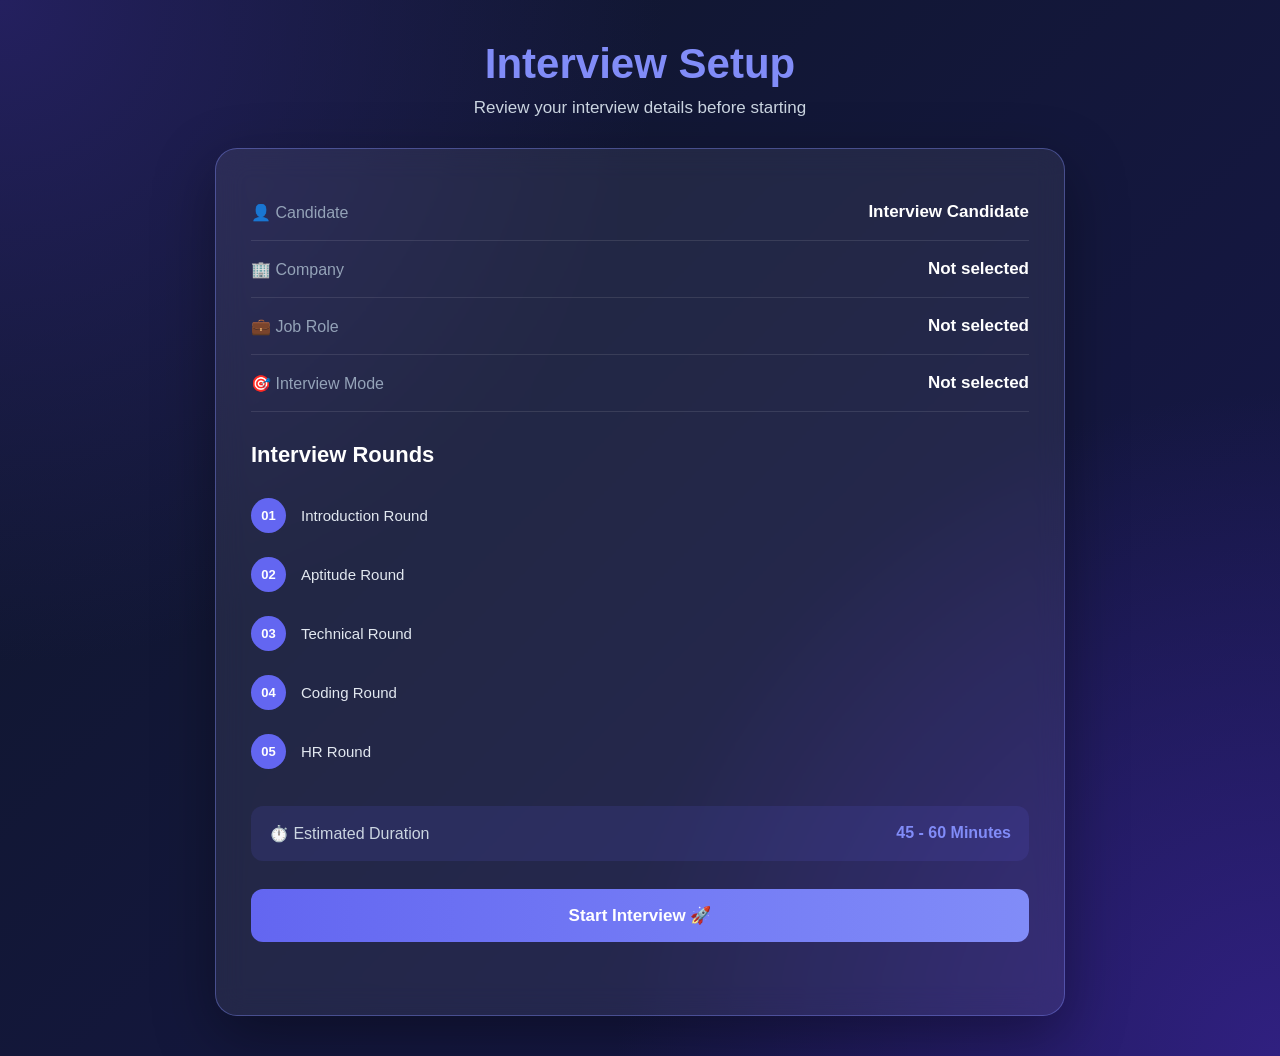
<file: src/main/java/com/hiresim/backend/entity/frontend/interview-setup.html>
<!DOCTYPE html>
<html lang="en">

<head>

    <meta charset="UTF-8">

    <meta name="viewport"
        content="width=device-width, initial-scale=1.0">

    <title>HireSim - Interview Setup</title>

    <link rel="stylesheet"
        href="interview-setup.css">

</head>


<body>


    <div class="setup-page">


        <!-- Header -->

        <div class="header">

            <h1>
                Interview Setup
            </h1>

            <p>
                Review your interview details before starting
            </p>

        </div>



        <!-- Setup Card -->

        <div class="setup-card">


            <!-- Candidate -->

            <div class="detail">

                <span>
                    👤 Candidate
                </span>

                <strong id="candidateName">
                    Interview Candidate
                </strong>

            </div>



            <!-- Company -->

            <div class="detail">

                <span>
                    🏢 Company
                </span>

                <strong id="companyName">
                    Loading...
                </strong>

            </div>



            <!-- Job Role -->

            <div class="detail">

                <span>
                    💼 Job Role
                </span>

                <strong id="roleName">
                    Loading...
                </strong>

            </div>



            <!-- Interview Mode -->

            <div class="detail">

                <span>
                    🎯 Interview Mode
                </span>

                <strong id="modeName">
                    Loading...
                </strong>

            </div>



            <!-- Interview Rounds -->

            <div class="rounds">

                <h2>
                    Interview Rounds
                </h2>


                <div class="round">

                    <span>
                        01
                    </span>

                    <p>
                        Introduction Round
                    </p>

                </div>


                <div class="round">

                    <span>
                        02
                    </span>

                    <p>
                        Aptitude Round
                    </p>

                </div>


                <div class="round">

                    <span>
                        03
                    </span>

                    <p>
                        Technical Round
                    </p>

                </div>


                <div class="round">

                    <span>
                        04
                    </span>

                    <p>
                        Coding Round
                    </p>

                </div>


                <div class="round">

                    <span>
                        05
                    </span>

                    <p>
                        HR Round
                    </p>

                </div>

            </div>



            <!-- Duration -->

            <div class="duration">

                <span>
                    ⏱️ Estimated Duration
                </span>

                <strong>
                    45 - 60 Minutes
                </strong>

            </div>



            <!-- Start -->

            <button onclick="startInterview()">

                Start Interview 🚀

            </button>


            <p id="message"></p>


        </div>


    </div>



    <script>


        /*
         * Get information saved
         * from previous pages.
         */

        const company =
            localStorage.getItem("selectedCompany");

        const role =
            localStorage.getItem("selectedRole");

        const mode =
            localStorage.getItem("selectedMode");



        /*
         * Display company.
         */

        if (company) {

            document.getElementById("companyName")
                .textContent = company;

        }
        else {

            document.getElementById("companyName")
                .textContent = "Not selected";

        }



        /*
         * Display job role.
         */

        if (role) {

            document.getElementById("roleName")
                .textContent = role;

        }
        else {

            document.getElementById("roleName")
                .textContent = "Not selected";

        }



        /*
         * Display interview mode.
         */

        if (mode) {

            document.getElementById("modeName")
                .textContent = mode;

        }
        else {

            document.getElementById("modeName")
                .textContent = "Not selected";

        }



        /*
         * Start Interview
         */

        function startInterview() {


            const message =
                document.getElementById("message");


            /*
             * Check required selections.
             */

            if (!company ||
                !role ||
                !mode) {

                message.textContent =
                    "Please complete interview setup first.";

                message.className =
                    "error";

                return;

            }



            /*
             * Show starting message.
             */

            message.textContent =
                "Starting interview...";

            message.className =
                "success";



            /*
             * Open Introduction Round.
             */

            setTimeout(function () {

                window.location.href =
                    "introduction.html";

            }, 700);

        }


    </script>


</body>

</html>
</file>
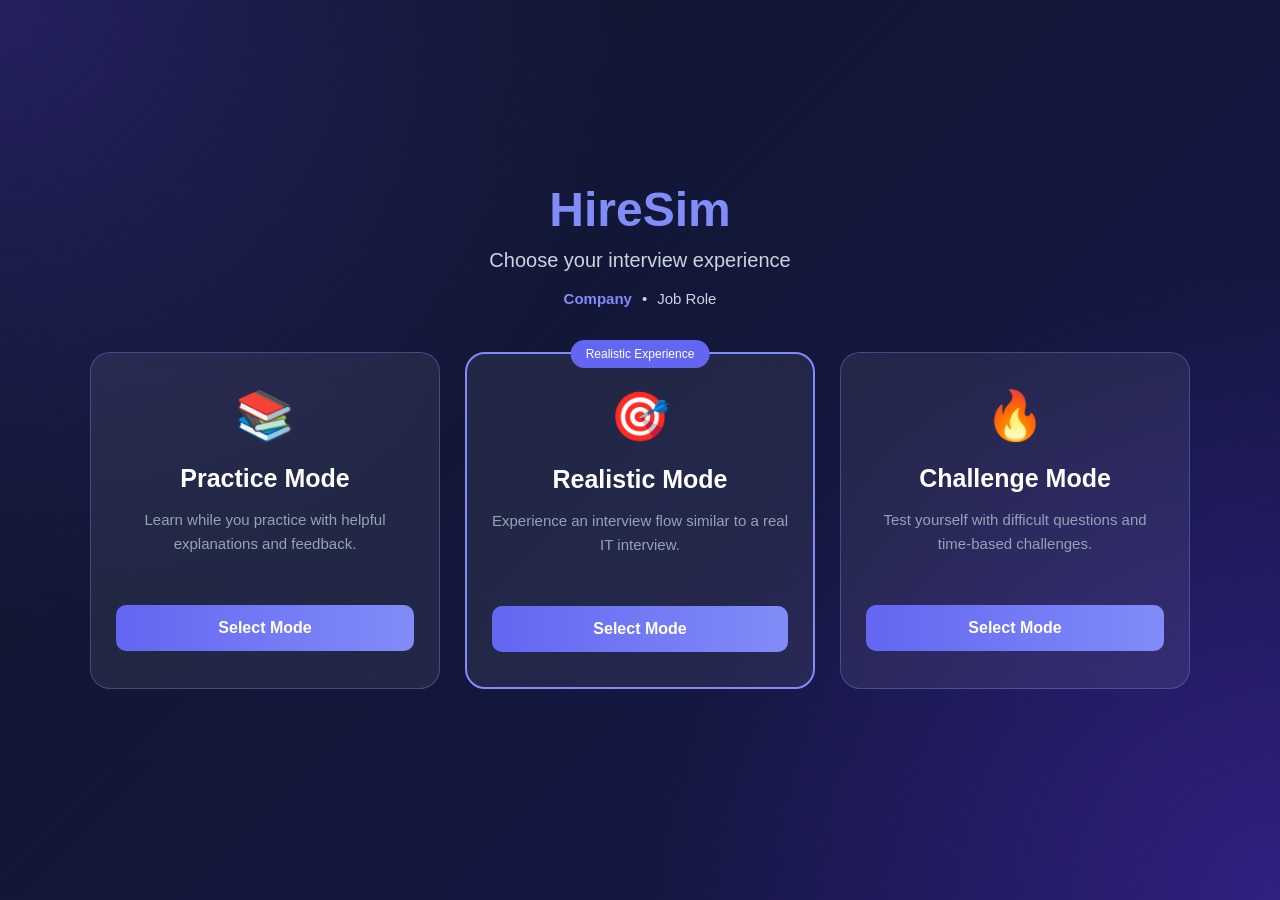
<file: src/main/java/com/hiresim/backend/entity/frontend/interview.html>
<!DOCTYPE html>
<html lang="en">

<head>
    <meta charset="UTF-8">
    <meta name="viewport" content="width=device-width, initial-scale=1.0">

    <title>HireSim - Interview Mode</title>

    <link rel="stylesheet" href="interview.css">
</head>

<body>

    <div class="page">

        <div class="header">

            <h1>HireSim</h1>

            <p>Choose your interview experience</p>

            <div class="selection-info">

                <span id="companyName">Company</span>

                <span>•</span>

                <span id="roleName">Job Role</span>

            </div>

        </div>


        <div class="mode-container">


            <!-- Practice -->

            <div class="mode-card">

                <div class="mode-icon">
                    📚
                </div>

                <h2>Practice Mode</h2>

                <p>
                    Learn while you practice with helpful
                    explanations and feedback.
                </p>

                <button onclick="selectMode('Practice Mode')">
                    Select Mode
                </button>

            </div>


            <!-- Realistic -->

            <div class="mode-card featured">

                <div class="badge">
                    Realistic Experience
                </div>

                <div class="mode-icon">
                    🎯
                </div>

                <h2>Realistic Mode</h2>

                <p>
                    Experience an interview flow similar to
                    a real IT interview.
                </p>

                <button onclick="selectMode('Realistic Mode')">
                    Select Mode
                </button>

            </div>


            <!-- Challenge -->

            <div class="mode-card">

                <div class="mode-icon">
                    🔥
                </div>

                <h2>Challenge Mode</h2>

                <p>
                    Test yourself with difficult questions
                    and time-based challenges.
                </p>

                <button onclick="selectMode('Challenge Mode')">
                    Select Mode
                </button>

            </div>

        </div>


        <p id="modeMessage"></p>

    </div>


    <script>

        /*
         * Get selected company and role
         * from Dashboard.
         */

        const company =
            localStorage.getItem("selectedCompany");

        const role =
            localStorage.getItem("selectedRole");


        /*
         * Show selected information.
         */

        if (company) {

            document.getElementById("companyName")
                .textContent = company;

        }


        if (role) {

            document.getElementById("roleName")
                .textContent = role;

        }


        /*
         * Select interview mode.
         */

        function selectMode(mode) {

            if (!company || !role) {

                document.getElementById("modeMessage")
                    .textContent =
                    "Please select company and job role first.";

                return;
            }


            /*
             * Save selected mode.
             */

            localStorage.setItem(
                "selectedMode",
                mode
            );


            /*
             * Go to Interview Setup.
             */

            window.location.href =
                "interview-setup.html";

        }

    </script>

</body>

</html>
</file>
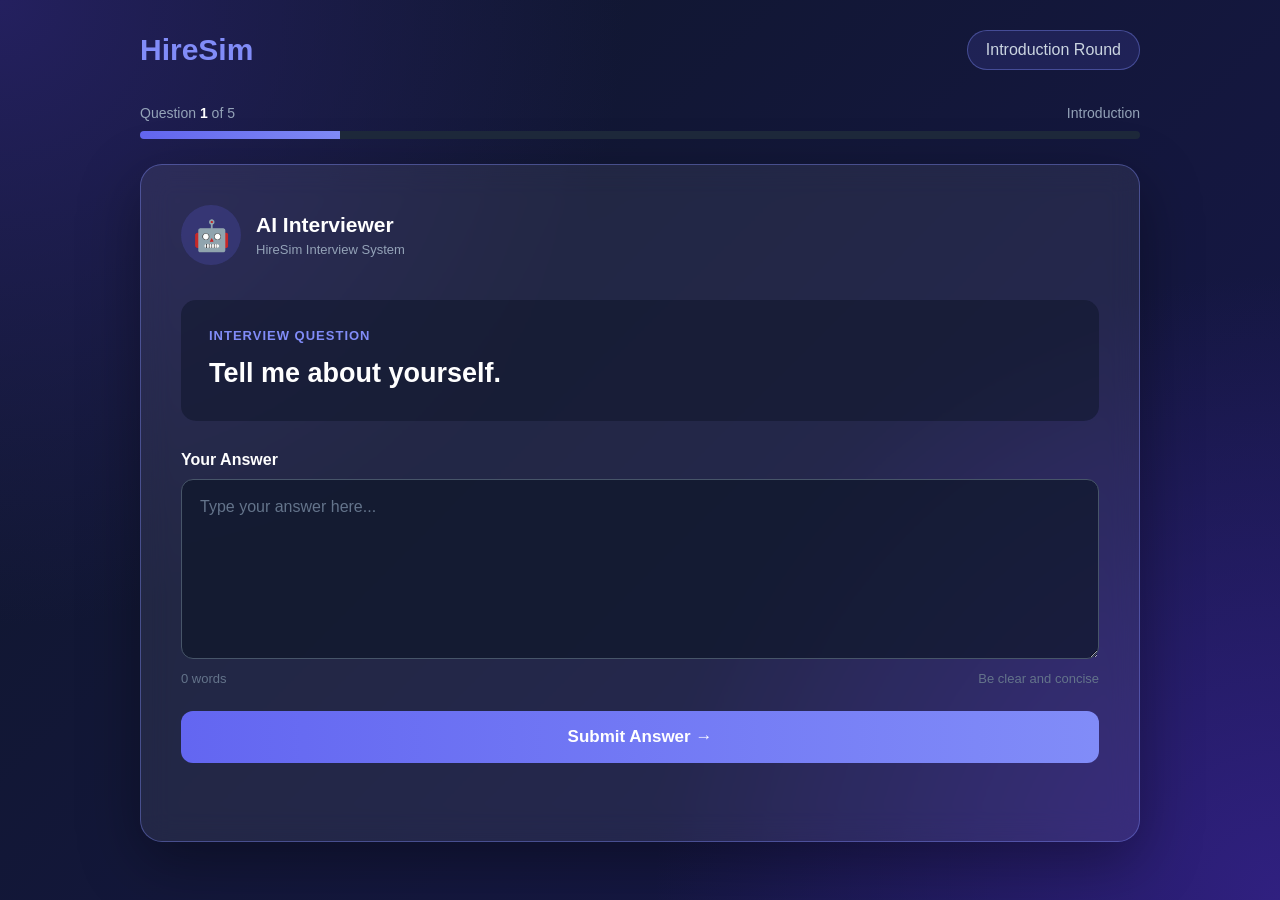
<file: src/main/java/com/hiresim/backend/entity/frontend/introduction.html>
<!DOCTYPE html>
<html lang="en">

<head>
    <meta charset="UTF-8">
    <meta name="viewport" content="width=device-width, initial-scale=1.0">

    <title>HireSim - Introduction Round</title>

    <link rel="stylesheet" href="introduction.css">
</head>

<body>

    <div class="interview-page">

        <!-- Header -->

        <div class="top-bar">

            <div class="logo">
                HireSim
            </div>

            <div class="round-info">
                Introduction Round
            </div>

        </div>


        <!-- Progress -->

        <div class="progress-section">

            <div class="progress-text">
                <span>Question <strong id="questionNumber">1</strong> of 5</span>
                <span>Introduction</span>
            </div>

            <div class="progress-bar">
                <div id="progress"></div>
            </div>

        </div>


        <!-- Interview Card -->

        <div class="interview-card">

            <div class="interviewer">

                <div class="ai-icon">
                    🤖
                </div>

                <div>
                    <h2>AI Interviewer</h2>
                    <p>HireSim Interview System</p>
                </div>

            </div>


            <!-- Question -->

            <div class="question-box">

                <span class="question-label">
                    Interview Question
                </span>

                <h1 id="question">
                    Tell me about yourself.
                </h1>

            </div>


            <!-- Answer -->

            <div class="answer-section">

                <label for="answer">
                    Your Answer
                </label>

                <textarea
                    id="answer"
                    placeholder="Type your answer here..."
                ></textarea>

                <div class="answer-info">
                    <span id="wordCount">0 words</span>
                    <span>Be clear and concise</span>
                </div>

            </div>


            <!-- Submit -->

            <button
                id="submitButton"
                onclick="submitAnswer()"
            >
                Submit Answer →
            </button>


            <p id="message"></p>

        </div>

    </div>


    <script>

        const questions = [

            "Tell me about yourself.",

            "Why did you choose Information Technology as your career?",

            "What are your strengths?",

            "What is one weakness you are currently working on?",

            "Why should we hire you?"
        ];


        let currentQuestion = 0;


        const answer =
            document.getElementById("answer");

        const wordCount =
            document.getElementById("wordCount");


        /* Word Counter */

        answer.addEventListener("input", function () {

            const text =
                answer.value.trim();

            if (text === "") {

                wordCount.textContent =
                    "0 words";

                return;
            }

            const words =
                text.split(/\s+/).length;

            wordCount.textContent =
                words + " words";

        });


        /* Submit Answer */

        function submitAnswer() {

            const text =
                answer.value.trim();

            const message =
                document.getElementById("message");


            if (text === "") {

                message.textContent =
                    "Please enter your answer before continuing.";

                message.className =
                    "error";

                return;

            }


            message.textContent =
                "Answer submitted successfully!";

            message.className =
                "success";


            setTimeout(function () {

                currentQuestion++;


                if (currentQuestion >= questions.length) {

                    question.textContent =
                        "Introduction Round Completed! 🎉";

                    answer.style.display =
                        "none";

                    document.querySelector(".answer-section label").style.display =
                        "none";

                    document.querySelector(".answer-info").style.display =
                        "none";

                    document.getElementById("submitButton").textContent =
                        "Continue to Aptitude Round →";

                   document.getElementById("submitButton").onclick =
    function () {

        window.location.href = "aptitude.html";

    };

                    return;
                }


                document.getElementById("question").textContent =
                    questions[currentQuestion];


                document.getElementById("questionNumber").textContent =
                    currentQuestion + 1;


                const progress =
                    ((currentQuestion + 1) / questions.length) * 100;

                document.getElementById("progress").style.width =
                    progress + "%";


                answer.value = "";

                wordCount.textContent =
                    "0 words";

                message.textContent = "";

            }, 700);

        }

    </script>

</body>

</html>
</file>
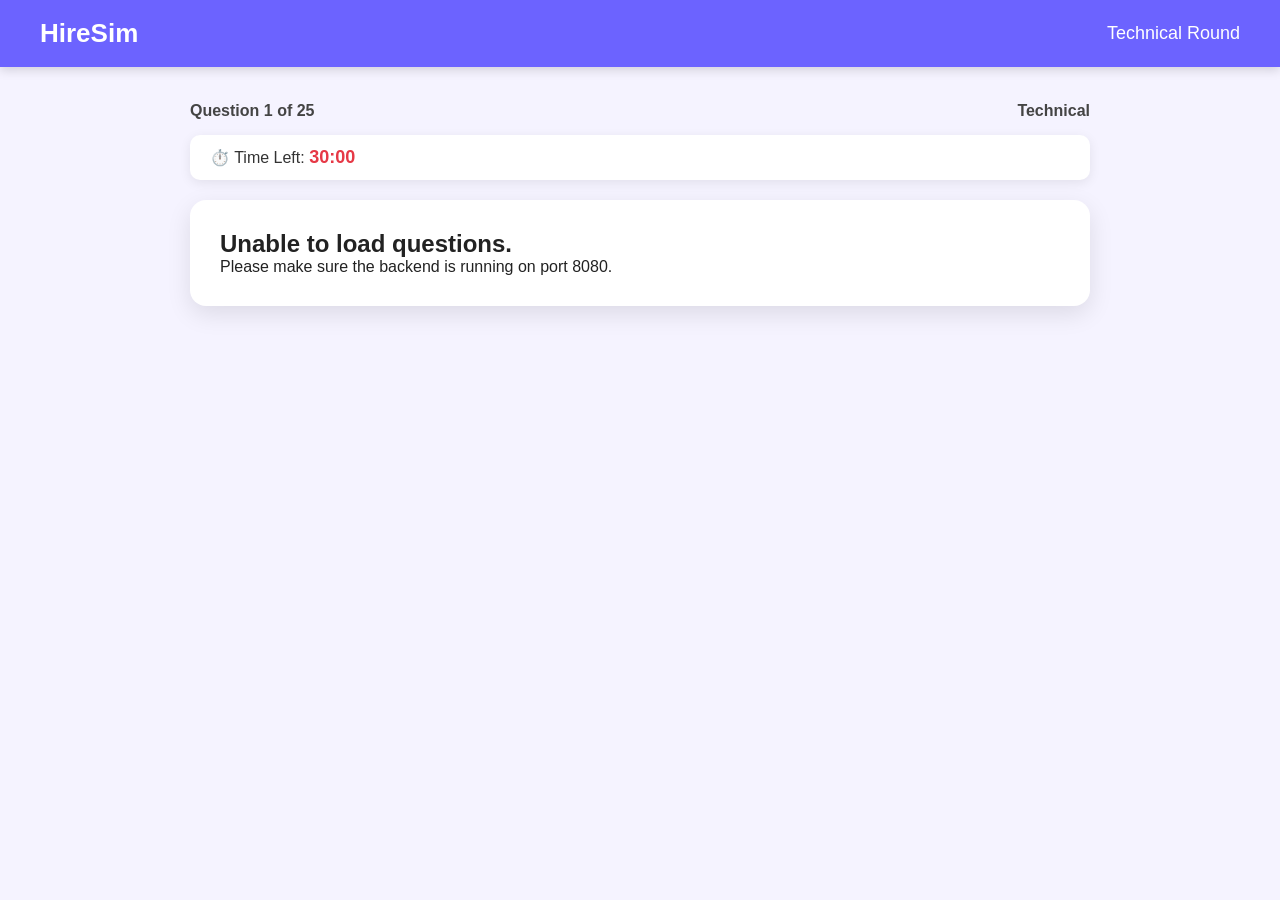
<file: src/main/java/com/hiresim/backend/entity/frontend/technical.html>
<!DOCTYPE html>
<html lang="en">

<head>
    <meta charset="UTF-8">
    <meta name="viewport" content="width=device-width, initial-scale=1.0">

    <title>HireSim - Technical Round</title>

    <link rel="stylesheet" href="technical.css">
</head>

<body>

    <!-- =========================
         TOP BAR
    ========================== -->

    <header class="top-bar">

        <div class="logo">
            HireSim
        </div>

        <div class="round-name">
            Technical Round
        </div>

    </header>


    <!-- =========================
         MAIN CONTAINER
    ========================== -->

    <main class="container">

        <!-- Progress -->

        <div class="progress-section">

            <div class="progress-text">
                Question
                <span id="questionNumber">1</span>
                of
                <span id="totalQuestions">25</span>
            </div>

            <div class="progress-text">
                Technical
            </div>

        </div>


        <!-- Progress Bar -->

        <div class="progress-bar-container">

            <div
                class="progress-bar"
                id="progressBar">
            </div>

        </div>


        <!-- Timer -->

        <div class="timer-box">

            ⏱️ Time Left:

            <strong id="timer">
                30:00
            </strong>

        </div>


        <!-- Question Card -->

        <div class="question-card">

            <div
                class="question-title"
                id="questionTitle">
            </div>

            <div
                class="question-text"
                id="questionText">
            </div>


            <!-- Options -->

            <div
                class="options"
                id="optionsContainer">
            </div>


            <!-- Navigation -->

            <div class="navigation-buttons">

                <button
                    id="previousButton"
                    onclick="previousQuestion()">

                    ← Previous

                </button>


                <button
                    id="nextButton"
                    onclick="nextQuestion()">

                    Next →

                </button>

            </div>

        </div>

    </main>


    <script>

        // =========================
        // API
        // =========================

        const API_URL =
           "https://hiresim.onrender.com/questions/technical"


        // =========================
        // VARIABLES
        // =========================

        let questions = [];

        let currentQuestion = 0;

        let totalSeconds = 30 * 60;

        let timer = null;

        let answers = [];

        let submitted = false;


        // =========================
        // LOAD QUESTIONS
        // =========================

        async function loadQuestions() {

            try {

                const response =
                    await fetch(API_URL);

                if (!response.ok) {

                    throw new Error(
                        "Failed to load technical questions"
                    );

                }

                questions =
                    await response.json();


                // Shuffle questions

                questions =
                    questions.sort(
                        () => Math.random() - 0.5
                    );


                // Keep maximum 25

                questions =
                    questions.slice(0, 25);


                if (questions.length === 0) {

                    document.querySelector(
                        ".question-card"
                    ).innerHTML = `

                        <h2>
                            No technical questions found.
                        </h2>

                    `;

                    return;
                }


                // Create answer array

                answers =
                    new Array(
                        questions.length
                    ).fill(null);


                document.getElementById(
                    "totalQuestions"
                ).textContent =
                    questions.length;


                showQuestion();

                startTimer();

            }

            catch (error) {

                console.error(error);

                document.querySelector(
                    ".question-card"
                ).innerHTML = `

                    <h2>
                        Unable to load questions.
                    </h2>

                    <p>
                        Please make sure the backend
                        is running on port 8080.
                    </p>

                `;

            }

        }


        // =========================
        // SHOW QUESTION
        // =========================

        function showQuestion() {

            if (!questions.length) {
                return;
            }


            const question =
                questions[currentQuestion];


            // Question number

            document.getElementById(
                "questionNumber"
            ).textContent =
                currentQuestion + 1;


            // Question title

            document.getElementById(
                "questionTitle"
            ).textContent =
                `Question ${currentQuestion + 1}`;


            // Question text

            document.getElementById(
                "questionText"
            ).textContent =
                question.questionText;


            // Progress

            const progress =
                ((currentQuestion + 1)
                / questions.length) * 100;


            const progressBar =
                document.getElementById(
                    "progressBar"
                );


            if (progressBar) {

                progressBar.style.width =
                    progress + "%";

            }


            // Options

            const optionsContainer =
                document.getElementById(
                    "optionsContainer"
                );


            optionsContainer.innerHTML = "";


            const options = [

                {
                    value: "A",
                    text: question.optionA
                },

                {
                    value: "B",
                    text: question.optionB
                },

                {
                    value: "C",
                    text: question.optionC
                },

                {
                    value: "D",
                    text: question.optionD
                }

            ];


            options.forEach(
                option => {

                    const label =
                        document.createElement(
                            "label"
                        );


                    label.className =
                        "option";


                    if (
                        answers[currentQuestion]
                        === option.value
                    ) {

                        label.classList.add(
                            "selected"
                        );

                    }


                    label.innerHTML = `

                        <input
                            type="radio"
                            name="answer"
                            value="${option.value}"
                            ${answers[currentQuestion]
                                === option.value
                                ? "checked"
                                : ""}
                        >

                        <span>
                            <strong>
                                ${option.value}.
                            </strong>

                            ${option.text}
                        </span>

                    `;


                    const radio =
                        label.querySelector(
                            "input"
                        );


                    radio.addEventListener(
                        "change",
                        function () {

                            answers[currentQuestion] =
                                this.value;


                            document
                                .querySelectorAll(
                                    ".option"
                                )
                                .forEach(
                                    item =>
                                        item.classList
                                            .remove(
                                                "selected"
                                            )
                                );


                            label.classList.add(
                                "selected"
                            );

                        }
                    );


                    optionsContainer.appendChild(
                        label
                    );

                }
            );


            // Previous button

            const previousButton =
                document.getElementById(
                    "previousButton"
                );


            previousButton.disabled =
                currentQuestion === 0;


            // Next button

            const nextButton =
                document.getElementById(
                    "nextButton"
                );


            if (
                currentQuestion ===
                questions.length - 1
            ) {

                nextButton.textContent =
                    "✓ Submit Technical Test";

            }

            else {

                nextButton.textContent =
                    "Next →";

            }

        }


        // =========================
        // PREVIOUS QUESTION
        // =========================

        function previousQuestion() {

            if (
                currentQuestion > 0
            ) {

                currentQuestion--;

                showQuestion();

            }

        }


        // =========================
        // NEXT QUESTION
        // =========================

        function nextQuestion() {

            if (
                currentQuestion <
                questions.length - 1
            ) {

                currentQuestion++;

                showQuestion();

            }

            else {

                submitTechnicalTest();

            }

        }


        // =========================
        // SUBMIT TEST
        // =========================

        function submitTechnicalTest() {

            if (submitted) {
                return;
            }


            const confirmSubmit =
                confirm(
                    "Are you sure you want to submit the Technical Test?"
                );


            if (!confirmSubmit) {
                return;
            }


            submitted = true;


            clearInterval(timer);


            calculateResult();

        }


        // =========================
        // CALCULATE RESULT
        // =========================

        function calculateResult() {

            let correct = 0;

            let wrong = 0;

            let notAttempted = 0;


            questions.forEach(
                (question, index) => {

                    const userAnswer =
                        answers[index];


                    if (!userAnswer) {

                        notAttempted++;

                    }

                    else if (
                        userAnswer ===
                        question.correctAnswer
                    ) {

                        correct++;

                    }

                    else {

                        wrong++;

                    }

                }
            );


            // =========================
            // SAVE RESULT
            // =========================

            localStorage.setItem(
                "technicalScore",
                correct
            );


            localStorage.setItem(
                "technicalTotal",
                questions.length
            );


            localStorage.setItem(
                "technicalCorrect",
                correct
            );


            localStorage.setItem(
                "technicalWrong",
                wrong
            );


            localStorage.setItem(
                "technicalNotAttempted",
                notAttempted
            );


            // =========================
            // SHOW RESULT
            // =========================

            document.querySelector(
                ".question-card"
            ).innerHTML = `

                <div class="result-icon">
                    🎉
                </div>


                <h1>
                    Technical Round Completed!
                </h1>


                <p class="result-text">
                    Your Result
                </p>


                <div class="result-score">
                    ${correct} / ${questions.length}
                </div>


                <div class="result-item">
                    <strong>Correct:</strong>
                    ${correct}
                </div>


                <div class="result-item">
                    <strong>Wrong:</strong>
                    ${wrong}
                </div>


                <div class="result-item">
                    <strong>Not Attempted:</strong>
                    ${notAttempted}
                </div>


                <button
                    class="coding-button"
                    onclick="goToCoding()">

                    Continue to Coding Round →

                </button>

            `;

        }


        // =========================
        // TIMER
        // =========================

        function startTimer() {

            updateTimer();


            timer =
                setInterval(
                    function () {

                        totalSeconds--;


                        updateTimer();


                        if (
                            totalSeconds <= 0
                        ) {

                            clearInterval(timer);


                            if (!submitted) {

                                submitted = true;

                                calculateResult();

                            }

                        }

                    },
                    1000
                );

        }


        // =========================
        // UPDATE TIMER
        // =========================

        function updateTimer() {

            const minutes =
                Math.floor(
                    totalSeconds / 60
                );


            const seconds =
                totalSeconds % 60;


            const timerElement =
                document.getElementById(
                    "timer"
                );


            if (!timerElement) {
                return;
            }


            timerElement.textContent =

                String(minutes).padStart(
                    2,
                    "0"
                )

                +

                ":"

                +

                String(seconds).padStart(
                    2,
                    "0"
                );


            // Warning

            if (
                totalSeconds <= 300
            ) {

                timerElement.style.color =
                    "#dc3545";

            }

        }


        // =========================
        // GO TO CODING
        // =========================

        function goToCoding() {

            window.location.href =
                "coding.html";

        }


        // =========================
        // START
        // =========================

        loadQuestions();

    </script>

</body>

</html>
</file>
<file: src/main/java/com/hiresim/backend/entity/frontend/style.css>
* {
    margin: 0;
    padding: 0;
    box-sizing: border-box;
}

body {
    font-family: Arial, sans-serif;
    background: linear-gradient(135deg, #0f172a, #1e1b4b);
    min-height: 100vh;
    display: flex;
    justify-content: center;
    align-items: center;
    color: #ffffff;
}

.container {
    width: 100%;
    max-width: 430px;
    padding: 20px;
}

.brand {
    text-align: center;
    margin-bottom: 25px;
}

.brand h1 {
    font-size: 42px;
    margin-bottom: 8px;
}

.brand p {
    color: #cbd5e1;
    font-size: 15px;
}

.form-box {
    background: rgba(255, 255, 255, 0.08);
    border: 1px solid rgba(255, 255, 255, 0.15);
    border-radius: 18px;
    padding: 30px;
    backdrop-filter: blur(12px);
    box-shadow: 0 20px 50px rgba(0, 0, 0, 0.3);
}

.tabs {
    display: flex;
    background: rgba(255, 255, 255, 0.08);
    border-radius: 10px;
    padding: 4px;
    margin-bottom: 25px;
}

.tabs button {
    width: 50%;
    padding: 11px;
    border: none;
    border-radius: 8px;
    background: transparent;
    color: #cbd5e1;
    cursor: pointer;
    font-size: 15px;
}

.tabs button.active {
    background: #6366f1;
    color: white;
}

form h2 {
    font-size: 25px;
    margin-bottom: 8px;
}

.subtitle {
    color: #94a3b8;
    font-size: 14px;
    margin-bottom: 22px;
}

label {
    display: block;
    margin-bottom: 7px;
    font-size: 14px;
    color: #e2e8f0;
}

input {
    width: 100%;
    padding: 13px;
    margin-bottom: 17px;
    border: 1px solid #475569;
    border-radius: 9px;
    background: rgba(15, 23, 42, 0.7);
    color: white;
    outline: none;
    font-size: 14px;
}

input:focus {
    border-color: #818cf8;
}

input::placeholder {
    color: #64748b;
}

.submit-btn {
    width: 100%;
    padding: 13px;
    border: none;
    border-radius: 9px;
    background: #6366f1;
    color: white;
    font-size: 15px;
    font-weight: bold;
    cursor: pointer;
    margin-top: 5px;
}

.submit-btn:hover {
    background: #4f46e5;
}

.hidden {
    display: none;
}

.message {
    text-align: center;
    margin-top: 15px;
    font-size: 14px;
    color: #cbd5e1;
}

.footer {
    text-align: center;
    margin-top: 20px;
    color: #94a3b8;
    font-size: 13px;
}
</file>
<file: src/main/java/com/hiresim/backend/entity/frontend/aptitude.css>
* {
    margin: 0;
    padding: 0;
    box-sizing: border-box;
}


body {

    font-family: Arial, sans-serif;

    min-height: 100vh;

    background:
        radial-gradient(
            circle at top left,
            #24205f,
            transparent 40%
        ),

        radial-gradient(
            circle at bottom right,
            #302080,
            transparent 40%
        ),

        linear-gradient(
            135deg,
            #0f172a,
            #17174b
        );

    color: white;

    padding: 30px 20px;

}


.aptitude-page {

    width: 100%;

    max-width: 900px;

    margin: auto;

}


/* Top Bar */

.top-bar {

    display: flex;

    justify-content: space-between;

    align-items: center;

    margin-bottom: 35px;

}


.logo {

    font-size: 30px;

    font-weight: bold;

    color: #818cf8;

}


.round-info {

    padding: 10px 18px;

    background:
        rgba(99, 102, 241, 0.15);

    border:
        1px solid
        rgba(129, 140, 248, 0.4);

    border-radius: 20px;

    color: #cbd5e1;

}


/* Progress */

.progress-section {

    margin-bottom: 20px;

}


.progress-text {

    display: flex;

    justify-content: space-between;

    color: #94a3b8;

    font-size: 14px;

    margin-bottom: 10px;

}


.progress-text strong {

    color: white;

}


.progress-bar {

    width: 100%;

    height: 8px;

    background: #1e293b;

    border-radius: 10px;

    overflow: hidden;

}


#progress {

    width: 20%;

    height: 100%;

    background:
        linear-gradient(
            90deg,
            #6366f1,
            #818cf8
        );

    transition: width .4s ease;

}


/* Timer */

.timer-box {

    text-align: right;

    color: #cbd5e1;

    margin-bottom: 20px;

}


.timer-box strong {

    color: #818cf8;

    font-size: 20px;

}


/* Question Card */

.question-card {

    background:
        rgba(255, 255, 255, 0.07);

    border:
        1px solid
        rgba(129, 140, 248, 0.4);

    border-radius: 22px;

    padding: 40px;

    backdrop-filter: blur(15px);

    box-shadow:
        0 20px 60px
        rgba(0, 0, 0, 0.35);

}


.question-label {

    color: #818cf8;

    font-size: 13px;

    font-weight: bold;

    text-transform: uppercase;

    letter-spacing: 1px;

    margin-bottom: 15px;

}


.question-card h1 {

    font-size: 28px;

    line-height: 1.4;

    margin-bottom: 30px;

}


/* Options */

.options {

    display: grid;

    grid-template-columns:
        1fr 1fr;

    gap: 15px;

}


.option {

    padding: 17px;

    border:
        1px solid #475569;

    border-radius: 12px;

    background:
        rgba(15, 23, 42, 0.7);

    color: white;

    font-size: 16px;

    cursor: pointer;

    transition: .2s;

}


.option:hover {

    border-color: #818cf8;

    transform: translateY(-2px);

}


.option.selected {

    background:
        rgba(99, 102, 241, 0.3);

    border-color: #818cf8;

}


/* Next Button */

#nextButton {

    width: 100%;

    margin-top: 30px;

    padding: 16px;

    border: none;

    border-radius: 12px;

    background:
        linear-gradient(
            90deg,
            #6366f1,
            #818cf8
        );

    color: white;

    font-size: 17px;

    font-weight: bold;

    cursor: pointer;

}


#nextButton:disabled {

    opacity: 0.5;

    cursor: not-allowed;

}


#message {

    text-align: center;

    margin-top: 15px;

}


/* Result */

.result-icon {

    font-size: 60px;

    text-align: center;

    margin-bottom: 20px;

}


.question-card .result-text {

    text-align: center;

    color: #94a3b8;

    margin-top: 20px;

}


.score {

    text-align: center;

    font-size: 50px;

    font-weight: bold;

    color: #818cf8;

    margin: 15px 0 30px;

}


.question-card > button {

    width: 100%;

    padding: 16px;

    border: none;

    border-radius: 12px;

    background:
        linear-gradient(
            90deg,
            #6366f1,
            #818cf8
        );

    color: white;

    font-size: 17px;

    font-weight: bold;

    cursor: pointer;

}


/* Mobile */

@media (max-width: 600px) {

    body {

        padding: 20px 15px;

    }


    .top-bar {

        flex-direction: column;

        gap: 15px;

    }


    .question-card {

        padding: 25px;

    }


    .question-card h1 {

        font-size: 22px;

    }


    .options {

        grid-template-columns: 1fr;

    }

}
        .navigation-buttons {
    display: flex;
    justify-content: space-between;
    align-items: center;
    margin-top: 25px;
    gap: 15px;
}

.navigation-buttons button {
    padding: 12px 24px;
    border: none;
    border-radius: 10px;
    font-size: 15px;
    font-weight: 600;
    cursor: pointer;
    transition: all 0.25s ease;
}

/* Previous Button */
#previousButton {
    background: #f1f3f5;
    color: #343a40;
    border: 1px solid #d6d9dc;
}

#previousButton:hover:not(:disabled) {
    background: #e2e6ea;
    transform: translateX(-3px);
}

/* Disabled Previous Button */
#previousButton:disabled {
    opacity: 0.45;
    cursor: not-allowed;
    transform: none;
}

/* Next Button */
#nextButton {
    background: #6c63ff;
    color: white;
    box-shadow: 0 4px 10px rgba(108, 99, 255, 0.25);
}

#nextButton:hover {
    background: #574fd6;
    transform: translateX(3px);
    box-shadow: 0 6px 14px rgba(108, 99, 255, 0.35);
}

#nextButton:active,
#previousButton:active {
    transform: scale(0.97);
}
</file>
<file: src/main/java/com/hiresim/backend/entity/frontend/coding-result.css>
* {
    margin: 0;
    padding: 0;
    box-sizing: border-box;
}

body {
    font-family: Arial, Helvetica, sans-serif;
    background: #f5f3ff;
    color: #222;
    min-height: 100vh;
}

/* =========================
   HEADER
========================= */

.top-bar {
    height: 70px;
    background: #6c63ff;
    color: white;

    display: flex;
    align-items: center;
    justify-content: space-between;

    padding: 0 40px;

    box-shadow: 0 4px 15px rgba(0, 0, 0, 0.15);
}

.logo {
    font-size: 27px;
    font-weight: 700;
}

.round-name {
    font-size: 18px;
    font-weight: 600;
}


/* =========================
   CONTAINER
========================= */

.container {
    width: 92%;
    max-width: 850px;

    margin: 50px auto;
}


/* =========================
   RESULT CARD
========================= */

.result-card {
    background: white;

    border-radius: 20px;

    padding: 45px 40px;

    text-align: center;

    box-shadow:
        0 10px 35px rgba(0, 0, 0, 0.10);
}


/* =========================
   SUCCESS ICON
========================= */

.success-icon {
    width: 75px;
    height: 75px;

    margin: 0 auto 20px;

    border-radius: 50%;

    background: #e9f8ef;

    color: #28a745;

    display: flex;
    align-items: center;
    justify-content: center;

    font-size: 42px;

    font-weight: bold;
}


/* =========================
   TITLE
========================= */

.result-card h1 {
    font-size: 30px;

    color: #333;

    margin-bottom: 10px;
}

.subtitle {
    color: #666;

    font-size: 16px;

    margin-bottom: 30px;
}


/* =========================
   SCORE
========================= */

.score-box {
    background: #f5f3ff;

    border-radius: 15px;

    padding: 25px;

    margin-bottom: 25px;
}

.score-label {
    font-size: 15px;

    color: #666;

    margin-bottom: 8px;
}

.score {
    font-size: 45px;

    font-weight: 700;

    color: #6c63ff;
}


/* =========================
   STATS
========================= */

.stats {
    display: grid;

    grid-template-columns:
        repeat(3, 1fr);

    gap: 15px;

    margin-bottom: 25px;
}

.stat-card {
    background: #fafafa;

    border: 1px solid #e5e5e5;

    border-radius: 12px;

    padding: 20px 10px;
}

.stat-number {
    font-size: 25px;

    font-weight: 700;

    color: #333;

    margin-bottom: 6px;
}

.stat-label {
    font-size: 13px;

    color: #777;
}


/* =========================
   RESULT MESSAGE
========================= */

.result-message {
    background: #f8f8fb;

    border-left: 4px solid #6c63ff;

    border-radius: 8px;

    padding: 15px;

    color: #555;

    font-size: 15px;

    margin-bottom: 28px;
}


/* =========================
   BUTTON
========================= */

.continue-button {
    border: none;

    background: #6c63ff;

    color: white;

    padding: 14px 28px;

    border-radius: 10px;

    font-size: 16px;

    font-weight: 600;

    cursor: pointer;

    transition: 0.25s ease;
}

.continue-button:hover {
    background: #574fd6;

    transform: translateY(-2px);

    box-shadow:
        0 6px 15px
        rgba(108, 99, 255, 0.30);
}


/* =========================
   MOBILE
========================= */

@media (max-width: 600px) {

    .top-bar {
        height: 60px;

        padding: 0 18px;
    }

    .logo {
        font-size: 22px;
    }

    .round-name {
        font-size: 14px;
    }

    .container {
        width: 94%;

        margin: 30px auto;
    }

    .result-card {
        padding: 35px 20px;
    }

    .result-card h1 {
        font-size: 24px;
    }

    .score {
        font-size: 38px;
    }

    .stats {
        grid-template-columns: 1fr;
    }

    .continue-button {
        width: 100%;
    }
}
</file>
<file: src/main/java/com/hiresim/backend/entity/frontend/dashboard.css>
* {
    margin: 0;
    padding: 0;
    box-sizing: border-box;
}


body {
    font-family: Arial, sans-serif;

    min-height: 100vh;

    background:
        radial-gradient(circle at top left, #24205f, transparent 40%),
        radial-gradient(circle at bottom right, #302080, transparent 40%),
        linear-gradient(135deg, #0f172a, #17174b);

    color: white;

    display: flex;
    justify-content: center;
    align-items: center;

    padding: 40px 20px;
}


/* Main dashboard */

.dashboard {
    width: 100%;
    max-width: 850px;

    text-align: center;
}


/* Welcome section */

.welcome-section {
    margin-bottom: 40px;
}

.welcome-section h1 {
    font-size: 52px;
    font-weight: 700;

    margin-bottom: 15px;
}

.welcome-section h1 span {
    color: #818cf8;
}

.welcome-section p {
    font-size: 20px;
    color: #cbd5e1;
}


/* Company card */

.company-card {
    width: 100%;

    padding: 40px;

    background: rgba(255, 255, 255, 0.07);

    border: 1px solid rgba(129, 140, 248, 0.5);

    border-radius: 22px;

    backdrop-filter: blur(15px);

    box-shadow:
        0 20px 60px rgba(0, 0, 0, 0.35);

    text-align: left;
}


/* Card heading */

.card-title {
    display: flex;
    align-items: center;

    gap: 20px;

    margin-bottom: 30px;
}

.icon {
    width: 65px;
    height: 65px;

    border-radius: 50%;

    background: rgba(99, 102, 241, 0.25);

    display: flex;
    justify-content: center;
    align-items: center;

    font-size: 30px;
}

.card-title h2 {
    font-size: 28px;

    margin-bottom: 6px;
}

.card-title p {
    color: #94a3b8;

    font-size: 15px;
}


/* Label */

label {
    display: block;

    font-size: 16px;

    font-weight: 600;

    margin-bottom: 10px;

    color: #e2e8f0;
}


/* Select */

select {
    width: 100%;

    padding: 17px 18px;

    font-size: 17px;

    color: white;

    background: #171b3f;

    border: 1px solid #64748b;

    border-radius: 12px;

    outline: none;

    cursor: pointer;

    margin-bottom: 22px;
}

select:focus {
    border-color: #818cf8;

    box-shadow: 0 0 0 3px rgba(129, 140, 248, 0.15);
}


/* Options */

select option {
    background: #171b3f;

    color: white;
}


/* Continue button */

button {
    width: 100%;

    padding: 17px;

    border: none;

    border-radius: 12px;

    background: linear-gradient(
        90deg,
        #6366f1,
        #818cf8
    );

    color: white;

    font-size: 18px;

    font-weight: 700;

    cursor: pointer;

    transition: 0.25s;
}

button:hover {
    transform: translateY(-2px);

    box-shadow:
        0 10px 25px rgba(99, 102, 241, 0.35);
}

button span {
    font-size: 22px;

    margin-left: 8px;
}


/* Message */

.message {
    text-align: center;

    margin-top: 18px;

    min-height: 20px;

    font-size: 15px;
}

.success {
    color: #4ade80;
}

.error {
    color: #f87171;
}


/* Mobile */

@media (max-width: 600px) {

    .welcome-section h1 {
        font-size: 36px;
    }

    .welcome-section p {
        font-size: 16px;
    }

    .company-card {
        padding: 25px;
    }

    .card-title h2 {
        font-size: 23px;
    }

    .card-title p {
        font-size: 13px;
    }

}
      .hidden {
    display: none;
}

#roleSection {
    margin-top: 20px;
}
</file>
<file: src/main/java/com/hiresim/backend/entity/frontend/final-result.css>
* {
    margin: 0;
    padding: 0;
    box-sizing: border-box;
}

body {
    font-family: Arial, sans-serif;
    background: #f5f3ff;
    color: #222;
    min-height: 100vh;
}


/* =========================
   TOP BAR
========================= */

.top-bar {
    height: 70px;
    background: linear-gradient(135deg, #6c63ff, #574fd6);
    color: white;

    display: flex;
    align-items: center;
    justify-content: space-between;

    padding: 0 45px;

    box-shadow: 0 4px 15px rgba(0, 0, 0, 0.12);
}

.logo {
    font-size: 26px;
    font-weight: 700;
}

.round-name {
    font-size: 16px;
    font-weight: 600;
}


/* =========================
   MAIN CONTAINER
========================= */

.result-container {
    width: 100%;
    min-height: calc(100vh - 70px);

    display: flex;
    justify-content: center;
    align-items: flex-start;

    padding: 45px 20px;
}


/* =========================
   RESULT CARD
========================= */

.result-card {
    width: 100%;
    max-width: 900px;

    background: white;

    border-radius: 20px;

    padding: 40px;

    box-shadow: 0 10px 35px rgba(0, 0, 0, 0.10);

    text-align: center;
}


/* =========================
   SUCCESS ICON
========================= */

.success-icon {
    width: 75px;
    height: 75px;

    margin: 0 auto 18px;

    border-radius: 50%;

    background: #e8f8ee;
    color: #20a05a;

    display: flex;
    align-items: center;
    justify-content: center;

    font-size: 40px;
    font-weight: bold;
}

.result-card h1 {
    font-size: 30px;
    margin-bottom: 8px;
}

.subtitle {
    color: #777;
    font-size: 15px;
    margin-bottom: 30px;
}


/* =========================
   OVERALL SCORE
========================= */

.overall-score {
    background: linear-gradient(135deg, #f1efff, #faf9ff);

    border: 1px solid #e3e0ff;

    border-radius: 16px;

    padding: 25px;

    margin-bottom: 30px;

    display: flex;
    flex-direction: column;
    align-items: center;
}

.score-label {
    color: #666;
    font-size: 15px;
    margin-bottom: 5px;
}

#overallScore {
    font-size: 54px;
    font-weight: 800;
    color: #6c63ff;
}

#performanceText {
    margin-top: 5px;
    font-size: 15px;
    color: #555;
}


/* =========================
   ROUND RESULTS
========================= */

.round-results {
    display: grid;

    grid-template-columns:
        repeat(3, 1fr);

    gap: 18px;

    margin-bottom: 30px;
}

.round-card {
    border: 1px solid #e5e5e5;

    border-radius: 15px;

    padding: 22px 15px;

    background: #fff;

    transition: 0.25s ease;
}

.round-card:hover {
    transform: translateY(-4px);

    box-shadow:
        0 8px 20px rgba(0, 0, 0, 0.08);
}

.round-icon {
    font-size: 30px;
    margin-bottom: 10px;
}

.round-card h3 {
    font-size: 17px;
    margin-bottom: 8px;
}

.round-card p {
    font-size: 22px;
    font-weight: 700;
    color: #6c63ff;
}


/* =========================
   PERFORMANCE SECTION
========================= */

.performance-section {
    text-align: left;

    border-top: 1px solid #eee;

    padding-top: 25px;

    margin-bottom: 25px;
}

.performance-section h2 {
    font-size: 20px;
    margin-bottom: 15px;
}

.performance-row {
    display: flex;
    justify-content: space-between;
    align-items: center;

    padding: 13px 15px;

    border-bottom: 1px solid #eee;

    color: #555;
}

.performance-row strong {
    color: #222;
}


/* =========================
   RESULT MESSAGE
========================= */

.result-message {
    background: #f8f8ff;

    border-radius: 14px;

    padding: 22px;

    margin-bottom: 30px;
}

.result-message h2 {
    font-size: 21px;
    color: #6c63ff;

    margin-bottom: 8px;
}

.result-message p {
    color: #666;

    font-size: 14px;

    line-height: 1.6;
}


/* =========================
   BUTTONS
========================= */

.action-buttons {
    display: flex;

    justify-content: center;

    gap: 15px;

    flex-wrap: wrap;
}

.action-buttons button {
    border: none;

    padding: 13px 25px;

    border-radius: 10px;

    font-size: 15px;

    font-weight: 600;

    cursor: pointer;

    transition: 0.25s ease;
}


/* Dashboard */

.dashboard-button {
    background: #f1f3f5;

    color: #343a40;

    border: 1px solid #d6d9dc !important;
}

.dashboard-button:hover {
    background: #e2e6ea;

    transform: translateY(-2px);
}


/* Practice */

.practice-button {
    background: #6c63ff;

    color: white;

    box-shadow:
        0 5px 12px rgba(108, 99, 255, 0.25);
}

.practice-button:hover {
    background: #574fd6;

    transform: translateY(-2px);

    box-shadow:
        0 7px 16px rgba(108, 99, 255, 0.35);
}


/* =========================
   MOBILE
========================= */

@media (max-width: 700px) {

    .top-bar {
        padding: 0 20px;
    }

    .logo {
        font-size: 22px;
    }

    .round-name {
        font-size: 13px;
    }

    .result-container {
        padding: 25px 12px;
    }

    .result-card {
        padding: 25px 18px;
    }

    .result-card h1 {
        font-size: 25px;
    }

    #overallScore {
        font-size: 45px;
    }

    .round-results {
        grid-template-columns: 1fr;
    }

    .performance-row {
        font-size: 14px;
    }

    .action-buttons {
        flex-direction: column;
    }

    .action-buttons button {
        width: 100%;
    }
}
</file>
<file: src/main/java/com/hiresim/backend/entity/frontend/interview-setup.css>
* {
    margin: 0;
    padding: 0;
    box-sizing: border-box;
}

body {
    font-family: Arial, sans-serif;
    min-height: 100vh;

    background:
        radial-gradient(circle at top left, #24205f, transparent 40%),
        radial-gradient(circle at bottom right, #302080, transparent 40%),
        linear-gradient(135deg, #0f172a, #17174b);

    color: white;

    display: flex;
    justify-content: center;
    align-items: center;

    padding: 40px 20px;
}

.setup-page {
    width: 100%;
    max-width: 850px;
}

.header {
    text-align: center;
    margin-bottom: 30px;
}

.header h1 {
    font-size: 42px;
    margin-bottom: 10px;
    color: #818cf8;
}

.header p {
    color: #cbd5e1;
    font-size: 17px;
}

.setup-card {
    background: rgba(255, 255, 255, 0.07);
    border: 1px solid rgba(129, 140, 248, 0.4);
    border-radius: 22px;
    padding: 35px;

    backdrop-filter: blur(15px);

    box-shadow: 0 20px 60px rgba(0, 0, 0, 0.35);
}

.detail {
    display: flex;
    justify-content: space-between;
    align-items: center;

    padding: 18px 0;

    border-bottom: 1px solid rgba(255, 255, 255, 0.1);
}

.detail span {
    color: #94a3b8;
    font-size: 16px;
}

.detail strong {
    font-size: 17px;
}

.rounds {
    margin-top: 30px;
}

.rounds h2 {
    font-size: 22px;
    margin-bottom: 18px;
}

.round {
    display: flex;
    align-items: center;
    gap: 15px;

    padding: 12px 0;
}

.round span {
    width: 35px;
    height: 35px;

    display: flex;
    justify-content: center;
    align-items: center;

    border-radius: 50%;

    background: #6366f1;

    font-size: 13px;
    font-weight: bold;
}

.round p {
    color: #e2e8f0;
    font-size: 15px;
}

.duration {
    margin-top: 25px;
    padding: 18px;

    display: flex;
    justify-content: space-between;

    background: rgba(99, 102, 241, 0.12);

    border-radius: 12px;
}

.duration span {
    color: #cbd5e1;
}

.duration strong {
    color: #818cf8;
}

button {
    width: 100%;

    margin-top: 28px;

    padding: 16px;

    border: none;
    border-radius: 12px;

    background: linear-gradient(
        90deg,
        #6366f1,
        #818cf8
    );

    color: white;

    font-size: 17px;
    font-weight: bold;

    cursor: pointer;

    transition: 0.2s;
}

button:hover {
    transform: translateY(-2px);

    box-shadow:
        0 10px 25px rgba(99, 102, 241, 0.35);
}

#message {
    text-align: center;
    margin-top: 18px;
    min-height: 20px;
}

.success {
    color: #4ade80;
}

@media (max-width: 600px) {

    .setup-card {
        padding: 25px;
    }

    .header h1 {
        font-size: 34px;
    }

    .detail {
        gap: 15px;
    }

    .detail strong {
        text-align: right;
    }

    .duration {
        flex-direction: column;
        gap: 8px;
    }
}
</file>
<file: src/main/java/com/hiresim/backend/entity/frontend/interview.css>
* {
    margin: 0;
    padding: 0;
    box-sizing: border-box;
}

body {
    font-family: Arial, sans-serif;

    min-height: 100vh;

    background:
        radial-gradient(circle at top left, #24205f, transparent 40%),
        radial-gradient(circle at bottom right, #302080, transparent 40%),
        linear-gradient(135deg, #0f172a, #17174b);

    color: white;

    display: flex;
    justify-content: center;
    align-items: center;

    padding: 40px 20px;
}

.page {
    width: 100%;
    max-width: 1100px;
}


/* Header */

.header {
    text-align: center;
    margin-bottom: 45px;
}

.header h1 {
    font-size: 48px;
    color: #818cf8;
    margin-bottom: 12px;
}

.header p {
    color: #cbd5e1;
    font-size: 20px;
}


/* Cards */

.mode-container {
    display: grid;

    grid-template-columns: repeat(3, 1fr);

    gap: 25px;
}

.mode-card {
    position: relative;

    padding: 35px 25px;

    text-align: center;

    background: rgba(255, 255, 255, 0.07);

    border: 1px solid rgba(129, 140, 248, 0.35);

    border-radius: 20px;

    backdrop-filter: blur(15px);

    transition: 0.25s;
}

.mode-card:hover {
    transform: translateY(-7px);

    border-color: #818cf8;

    box-shadow:
        0 15px 40px rgba(0, 0, 0, 0.3);
}


/* Featured */

.featured {
    border: 2px solid #818cf8;
}

.badge {
    position: absolute;

    top: -14px;
    left: 50%;

    transform: translateX(-50%);

    background: #6366f1;

    padding: 7px 15px;

    border-radius: 20px;

    font-size: 12px;

    white-space: nowrap;
}


/* Icon */

.mode-icon {
    font-size: 48px;

    margin-bottom: 20px;
}


/* Heading */

.mode-card h2 {
    font-size: 25px;

    margin-bottom: 15px;
}

.mode-card p {
    color: #94a3b8;

    font-size: 15px;

    line-height: 1.6;

    min-height: 72px;

    margin-bottom: 25px;
}


/* Button */

.mode-card button {
    width: 100%;

    padding: 14px;

    border: none;

    border-radius: 10px;

    background: linear-gradient(
        90deg,
        #6366f1,
        #818cf8
    );

    color: white;

    font-size: 16px;

    font-weight: bold;

    cursor: pointer;

    transition: 0.2s;
}

.mode-card button:hover {
    transform: translateY(-2px);

    box-shadow:
        0 8px 20px rgba(99, 102, 241, 0.35);
}


/* Message */

#modeMessage {
    text-align: center;

    margin-top: 30px;

    font-size: 17px;
}

.success {
    color: #4ade80;
}


/* Mobile */

@media (max-width: 800px) {

    .mode-container {
        grid-template-columns: 1fr;
    }

    .header h1 {
        font-size: 38px;
    }

    .header p {
        font-size: 16px;
    }

}
     .selection-info {
    display: flex;
    justify-content: center;
    align-items: center;

    gap: 10px;

    margin-top: 18px;

    color: #cbd5e1;

    font-size: 15px;
}

.selection-info span:first-child {
    color: #818cf8;
    font-weight: bold;
}
</file>
<file: src/main/java/com/hiresim/backend/entity/frontend/introduction.css>
* {
    margin: 0;
    padding: 0;
    box-sizing: border-box;
}

body {
    font-family: Arial, sans-serif;
    min-height: 100vh;

    background:
        radial-gradient(circle at top left, #24205f, transparent 40%),
        radial-gradient(circle at bottom right, #302080, transparent 40%),
        linear-gradient(135deg, #0f172a, #17174b);

    color: white;
    padding: 30px 20px;
}

.interview-page {
    width: 100%;
    max-width: 1000px;
    margin: auto;
}


/* Top Bar */

.top-bar {
    display: flex;
    justify-content: space-between;
    align-items: center;

    margin-bottom: 35px;
}

.logo {
    font-size: 30px;
    font-weight: bold;
    color: #818cf8;
}

.round-info {
    padding: 10px 18px;

    background: rgba(99, 102, 241, 0.15);

    border: 1px solid rgba(129, 140, 248, 0.4);

    border-radius: 20px;

    color: #cbd5e1;
}


/* Progress */

.progress-section {
    margin-bottom: 25px;
}

.progress-text {
    display: flex;
    justify-content: space-between;

    color: #94a3b8;

    font-size: 14px;

    margin-bottom: 10px;
}

.progress-text strong {
    color: white;
}

.progress-bar {
    width: 100%;
    height: 8px;

    background: #1e293b;

    border-radius: 10px;

    overflow: hidden;
}

#progress {
    width: 20%;
    height: 100%;

    background: linear-gradient(
        90deg,
        #6366f1,
        #818cf8
    );

    transition: width 0.4s ease;
}


/* Interview Card */

.interview-card {
    background: rgba(255, 255, 255, 0.07);

    border: 1px solid rgba(129, 140, 248, 0.4);

    border-radius: 22px;

    padding: 40px;

    backdrop-filter: blur(15px);

    box-shadow:
        0 20px 60px rgba(0, 0, 0, 0.35);
}


/* AI Interviewer */

.interviewer {
    display: flex;
    align-items: center;

    gap: 15px;

    margin-bottom: 35px;
}

.ai-icon {
    width: 60px;
    height: 60px;

    border-radius: 50%;

    display: flex;
    justify-content: center;
    align-items: center;

    background: rgba(99, 102, 241, 0.2);

    font-size: 30px;
}

.interviewer h2 {
    font-size: 21px;

    margin-bottom: 5px;
}

.interviewer p {
    color: #94a3b8;

    font-size: 13px;
}


/* Question */

.question-box {
    padding: 28px;

    background: rgba(15, 23, 42, 0.55);

    border-radius: 15px;

    margin-bottom: 30px;
}

.question-label {
    display: block;

    color: #818cf8;

    font-size: 13px;

    font-weight: bold;

    text-transform: uppercase;

    letter-spacing: 1px;

    margin-bottom: 12px;
}

.question-box h1 {
    font-size: 27px;

    line-height: 1.4;
}


/* Answer */

.answer-section label {
    display: block;

    font-size: 16px;

    font-weight: bold;

    margin-bottom: 10px;
}

textarea {
    width: 100%;

    min-height: 180px;

    resize: vertical;

    padding: 18px;

    border-radius: 12px;

    border: 1px solid #475569;

    background: rgba(15, 23, 42, 0.7);

    color: white;

    font-size: 16px;

    font-family: Arial, sans-serif;

    outline: none;
}

textarea:focus {
    border-color: #818cf8;

    box-shadow:
        0 0 0 3px rgba(129, 140, 248, 0.12);
}

textarea::placeholder {
    color: #64748b;
}


/* Answer info */

.answer-info {
    display: flex;
    justify-content: space-between;

    margin-top: 8px;

    color: #64748b;

    font-size: 13px;
}


/* Submit Button */

#submitButton {
    width: 100%;

    margin-top: 25px;

    padding: 16px;

    border: none;

    border-radius: 12px;

    background: linear-gradient(
        90deg,
        #6366f1,
        #818cf8
    );

    color: white;

    font-size: 17px;

    font-weight: bold;

    cursor: pointer;

    transition: 0.2s;
}

#submitButton:hover {
    transform: translateY(-2px);

    box-shadow:
        0 10px 25px rgba(99, 102, 241, 0.35);
}


/* Messages */

#message {
    text-align: center;

    margin-top: 18px;

    min-height: 20px;

    font-size: 15px;
}

.success {
    color: #4ade80;
}

.error {
    color: #f87171;
}


/* Mobile */

@media (max-width: 600px) {

    body {
        padding: 20px 15px;
    }

    .top-bar {
        flex-direction: column;

        gap: 15px;
    }

    .interview-card {
        padding: 25px;
    }

    .question-box h1 {
        font-size: 22px;
    }

    textarea {
        min-height: 150px;
    }
}
</file>
<file: src/main/java/com/hiresim/backend/entity/frontend/technical.css>
* {
    margin: 0;
    padding: 0;
    box-sizing: border-box;
}

body {
    font-family: Arial, sans-serif;
    background: #f5f3ff;
    color: #222;
    min-height: 100vh;
}

/* Top Header */
.top-bar {
    background: #6c63ff;
    color: white;
    padding: 18px 40px;
    display: flex;
    justify-content: space-between;
    align-items: center;
    box-shadow: 0 3px 10px rgba(0, 0, 0, 0.15);
}

.logo {
    font-size: 26px;
    font-weight: bold;
}

.round-name {
    font-size: 18px;
    font-weight: 500;
}

/* Main Container */
.container {
    width: 90%;
    max-width: 900px;
    margin: 35px auto;
}

/* Progress */
.progress-section {
    display: flex;
    justify-content: space-between;
    align-items: center;
    margin-bottom: 15px;
}

.progress-text {
    font-size: 16px;
    font-weight: 600;
    color: #444;
}

/* Timer */
.timer-box {
    background: white;
    padding: 12px 20px;
    border-radius: 10px;
    box-shadow: 0 3px 12px rgba(0, 0, 0, 0.08);
    font-size: 16px;
    color: #333;
}

.timer-box strong {
    color: #e63946;
    font-size: 18px;
}

/* Question Card */
.question-card {
    background: white;
    border-radius: 16px;
    padding: 30px;
    margin-top: 20px;
    box-shadow: 0 8px 25px rgba(0, 0, 0, 0.10);
}

.question-title {
    color: #6c63ff;
    font-size: 18px;
    font-weight: bold;
    margin-bottom: 18px;
}

.question-text {
    font-size: 21px;
    font-weight: 600;
    line-height: 1.5;
    margin-bottom: 25px;
}

/* Options */
.options {
    display: flex;
    flex-direction: column;
    gap: 14px;
}

.option {
    display: flex;
    align-items: center;
    gap: 12px;
    padding: 15px 18px;
    border: 2px solid #e0e0e0;
    border-radius: 10px;
    cursor: pointer;
    transition: 0.2s ease;
    background: white;
}

.option:hover {
    border-color: #6c63ff;
    background: #f7f6ff;
}

.option input {
    width: 18px;
    height: 18px;
    cursor: pointer;
}

.option.selected {
    border-color: #6c63ff;
    background: #eeecff;
}

/* Navigation */
.navigation-buttons {
    display: flex;
    justify-content: space-between;
    align-items: center;
    margin-top: 25px;
    gap: 15px;
}

.navigation-buttons button {
    padding: 13px 25px;
    border: none;
    border-radius: 10px;
    font-size: 15px;
    font-weight: 600;
    cursor: pointer;
    transition: 0.25s ease;
}

#previousButton {
    background: #f1f3f5;
    color: #343a40;
    border: 1px solid #d6d9dc;
}

#previousButton:hover:not(:disabled) {
    background: #e2e6ea;
    transform: translateX(-3px);
}

#previousButton:disabled {
    opacity: 0.45;
    cursor: not-allowed;
}

#nextButton {
    background: #6c63ff;
    color: white;
    box-shadow: 0 4px 10px rgba(108, 99, 255, 0.25);
}

#nextButton:hover {
    background: #574fd6;
    transform: translateX(3px);
}

#submitButton {
    background: #28a745;
    color: white;
}

#submitButton:hover {
    background: #218838;
    transform: translateY(-2px);
}

/* Result */
.result-card {
    background: white;
    padding: 40px;
    border-radius: 18px;
    text-align: center;
    box-shadow: 0 8px 25px rgba(0, 0, 0, 0.10);
}

.result-card h1 {
    color: #6c63ff;
    margin-bottom: 25px;
}

.result-score {
    font-size: 32px;
    font-weight: bold;
    margin: 20px 0;
}

.result-item {
    font-size: 17px;
    margin: 12px 0;
}

.coding-button {
    margin-top: 25px;
    padding: 14px 28px;
    border: none;
    border-radius: 10px;
    background: #6c63ff;
    color: white;
    font-size: 16px;
    font-weight: bold;
    cursor: pointer;
}

.coding-button:hover {
    background: #574fd6;
    transform: translateY(-2px);
}

/* Mobile */
@media (max-width: 600px) {

    .top-bar {
        padding: 15px 20px;
    }

    .logo {
        font-size: 21px;
    }

    .round-name {
        font-size: 15px;
    }

    .container {
        width: 94%;
    }

    .question-card {
        padding: 20px;
    }

    .question-text {
        font-size: 18px;
    }

    .progress-section {
        flex-direction: column;
        gap: 12px;
        align-items: stretch;
    }

    .navigation-buttons {
        flex-direction: column;
    }

    .navigation-buttons button {
        width: 100%;
    }
}
      /* =========================
   TECHNICAL RESULT SCREEN
========================= */

.question-card:has(.result-icon) {
    background: white;
    border-radius: 18px;
    padding: 45px;
    margin-top: 25px;
    box-shadow: 0 10px 30px rgba(0, 0, 0, 0.10);
    text-align: center;
}

.result-icon {
    width: 75px;
    height: 75px;

    margin: 0 auto 20px;

    border-radius: 50%;

    background: #e8f8ee;
    color: #20a05a;

    display: flex;
    align-items: center;
    justify-content: center;

    font-size: 38px;
}

.question-card:has(.result-icon) h1 {
    color: #6c63ff;
    font-size: 30px;
    margin-bottom: 12px;
}

.result-text {
    color: #777;
    font-size: 17px;
    margin-bottom: 10px;
}

.result-score {
    display: inline-block;

    background: #6c63ff;
    color: white;

    font-size: 38px;
    font-weight: 700;

    padding: 12px 28px;

    border-radius: 12px;

    margin: 15px 0 25px;
}

.result-item {
    font-size: 17px;
    margin: 10px 0;
    color: #444;
}

.coding-button {
    width: 100%;
    max-width: 500px;

    margin-top: 25px;

    padding: 15px 25px;

    border: none;
    border-radius: 10px;

    background: #6c63ff;
    color: white;

    font-size: 16px;
    font-weight: 600;

    cursor: pointer;

    transition: 0.25s ease;
}

.coding-button:hover {
    background: #574fd6;
    transform: translateY(-2px);
    box-shadow: 0 6px 15px rgba(108, 99, 255, 0.3);
}


/* Mobile Result */

@media (max-width: 600px) {

    .question-card:has(.result-icon) {
        padding: 30px 20px;
    }

    .question-card:has(.result-icon) h1 {
        font-size: 24px;
    }

    .result-score {
        font-size: 32px;
    }

    .coding-button {
        width: 100%;
    }
}
</file>
